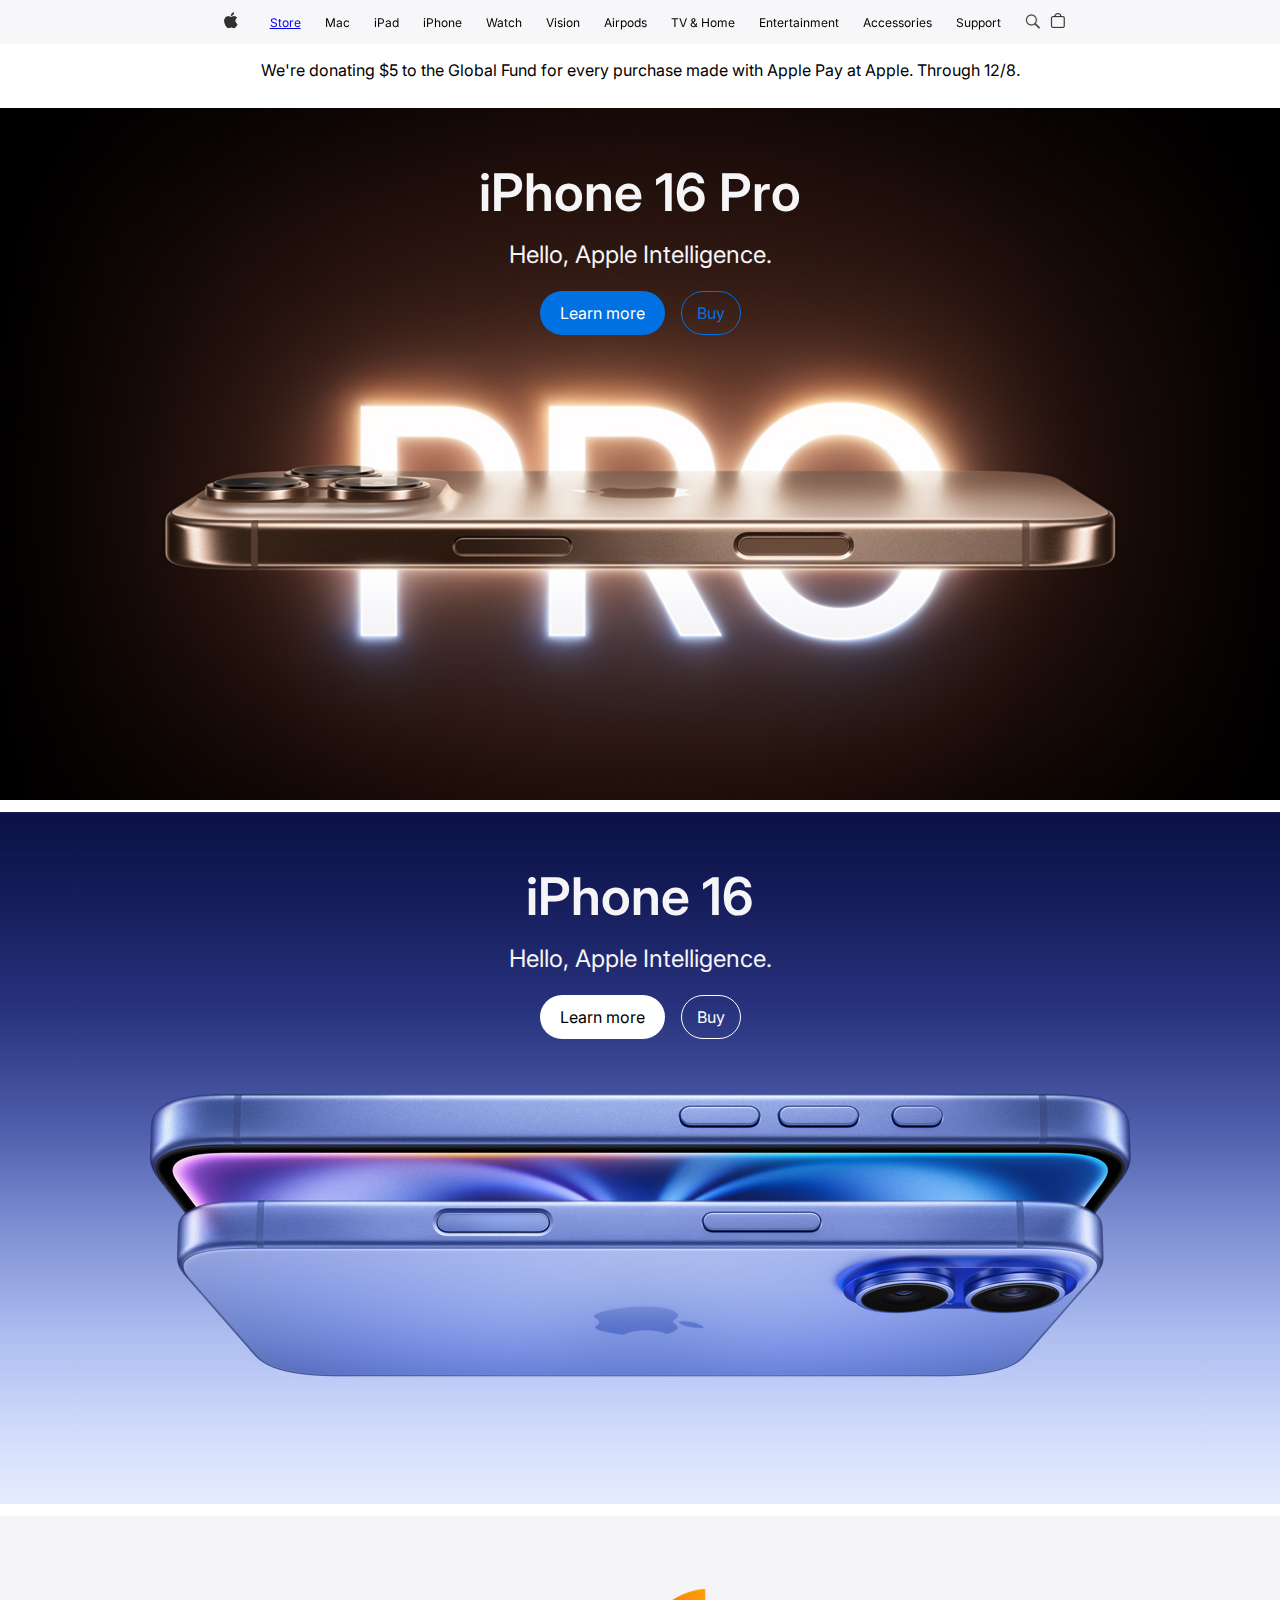
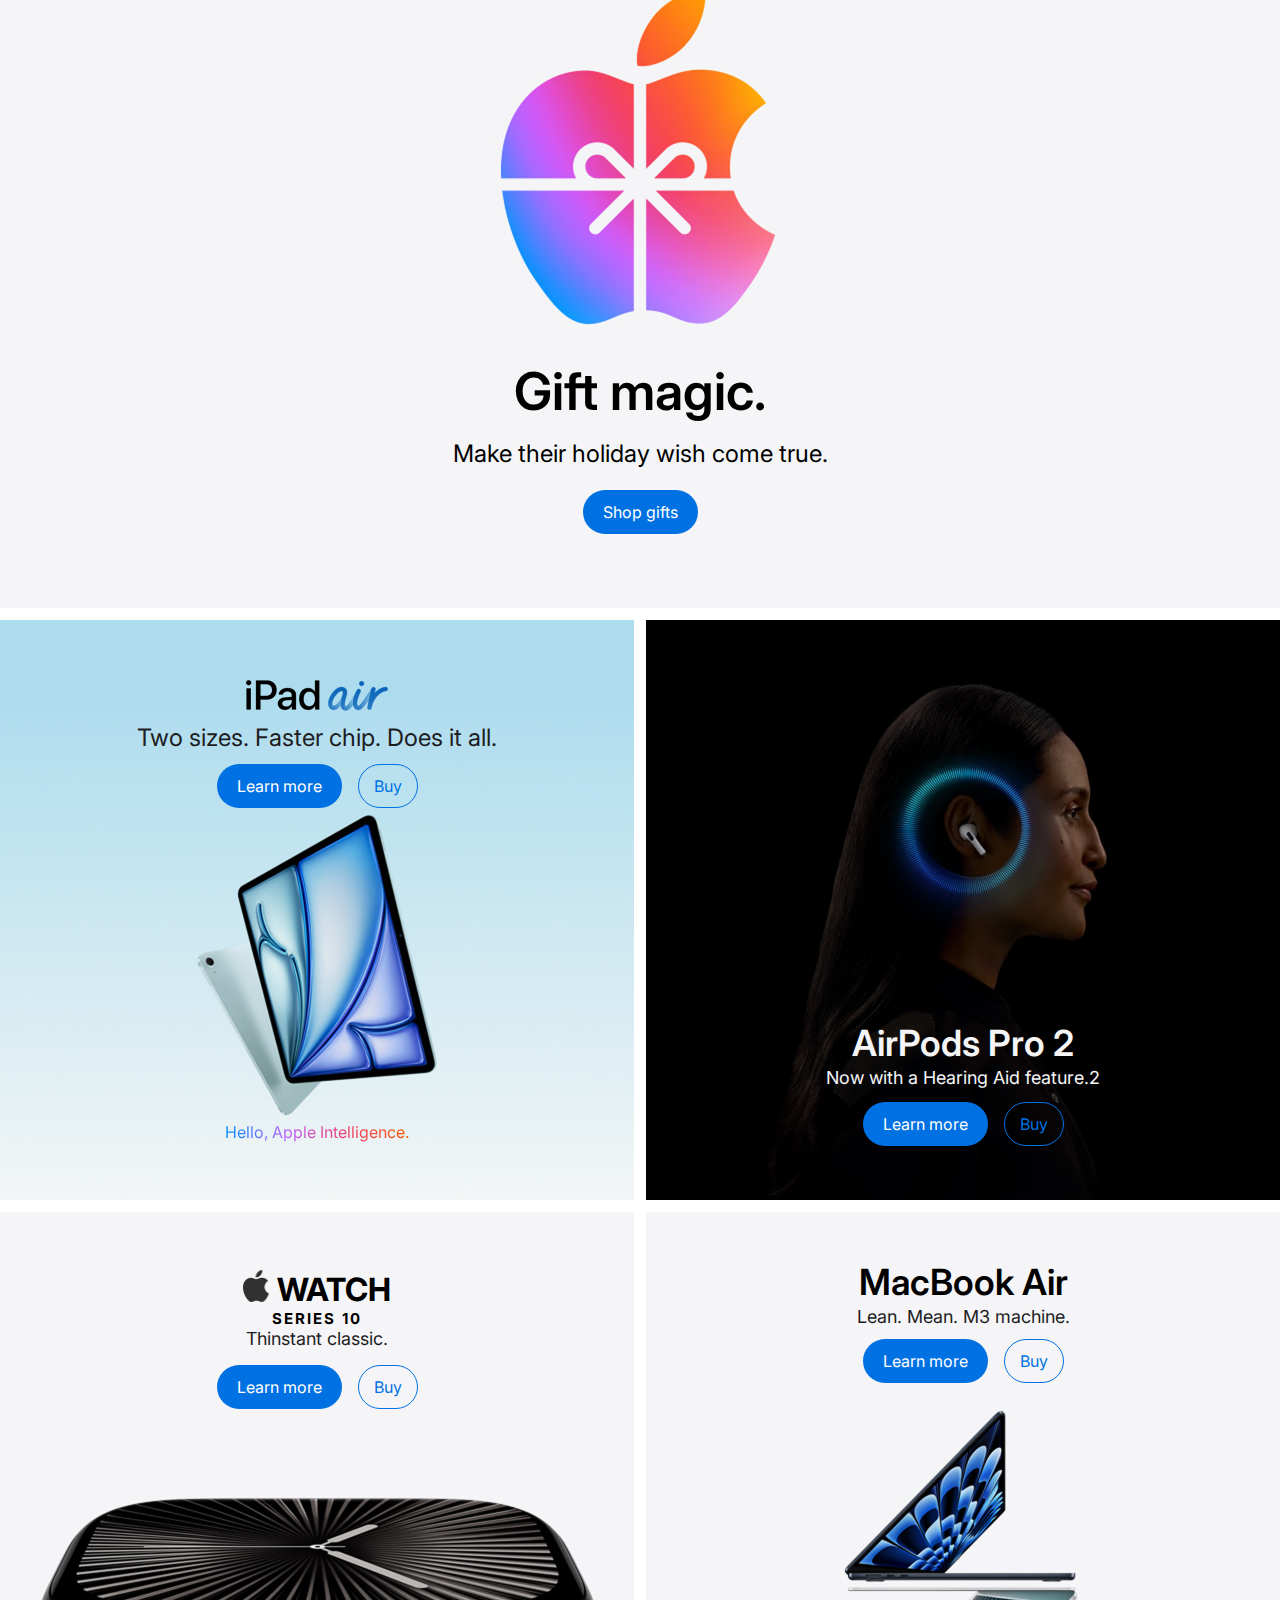
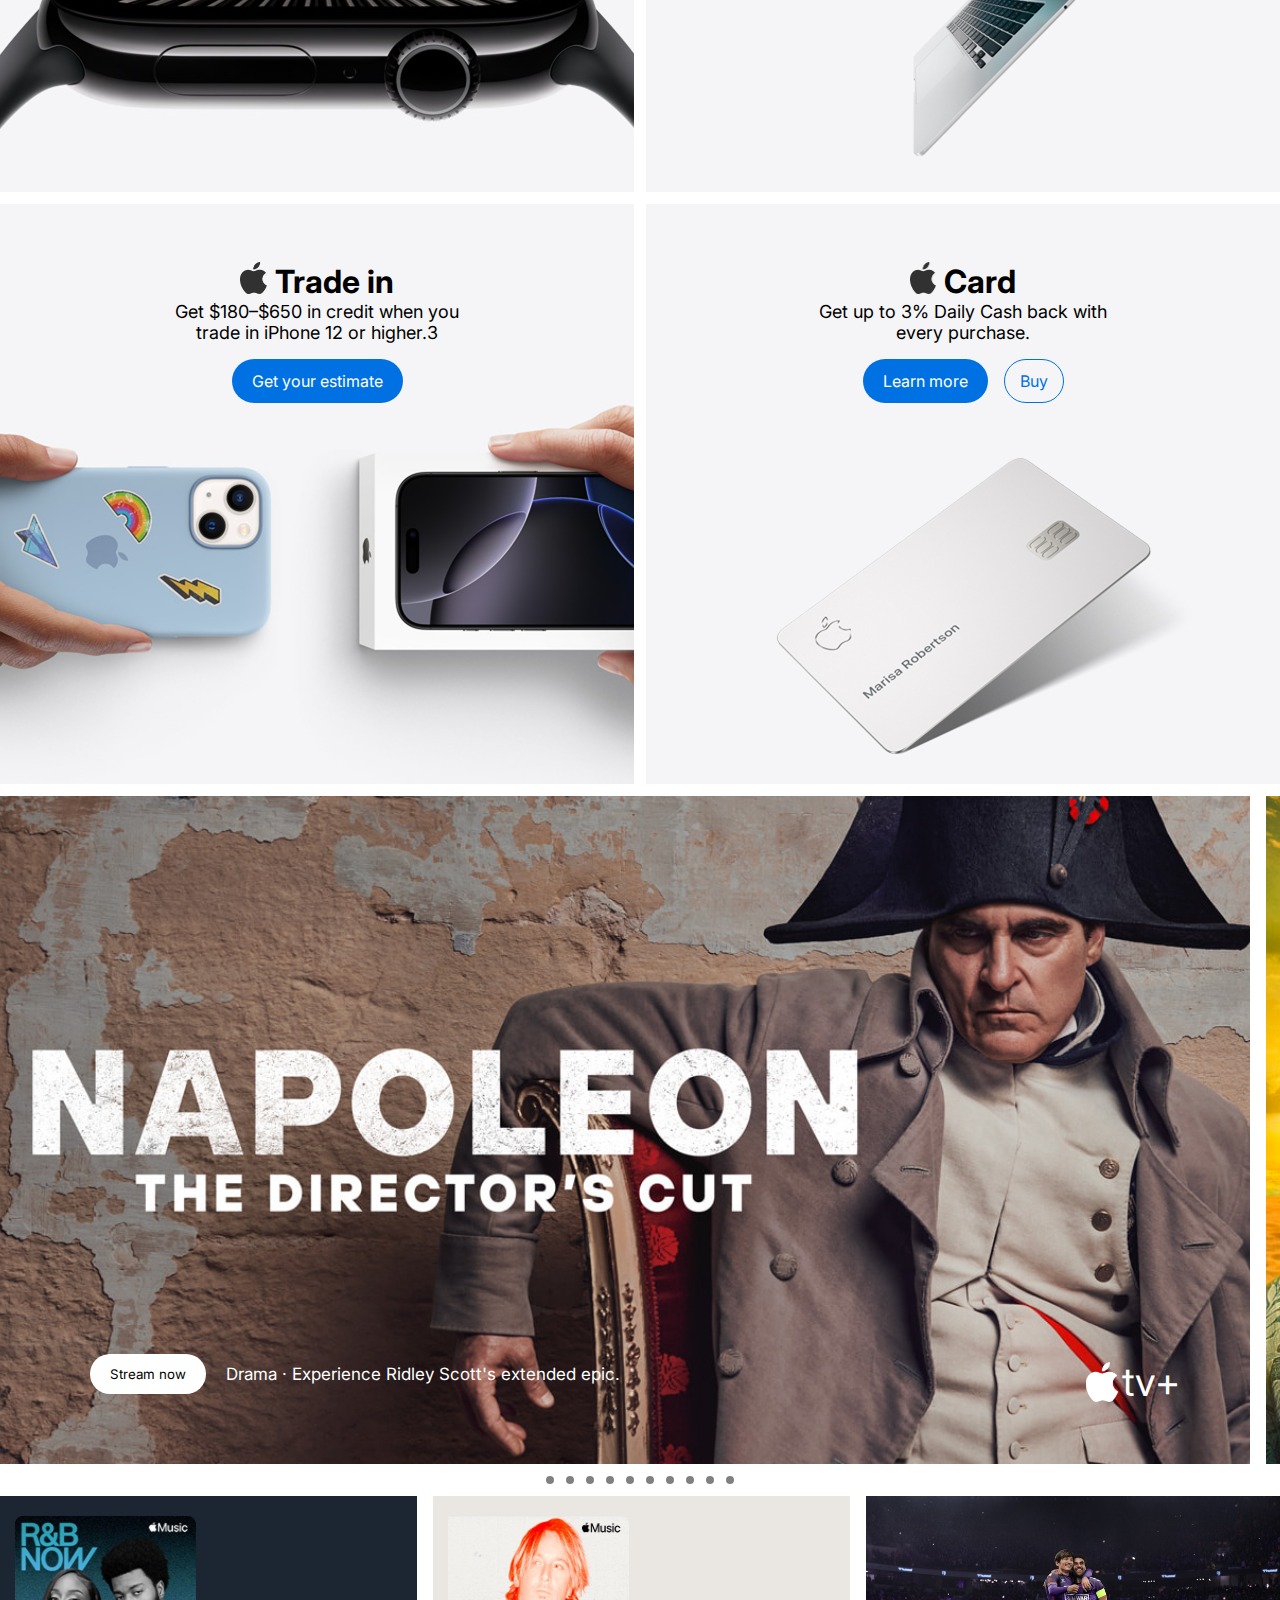
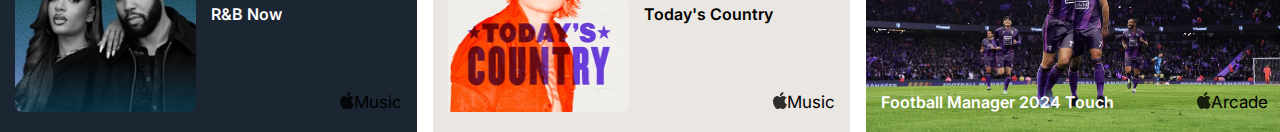
<file: page-1/index.html>
<!DOCTYPE html>
<html lang="en">
  <head>
    <meta charset="UTF-8" />
    <meta name="viewport" content="width=device-width, initial-scale=1.0" />
    <title>Apple</title>
    <link rel="stylesheet" href="./styles.css" />

    <!-- inter font -->
    <link rel="preconnect" href="https://fonts.googleapis.com" />
    <link rel="preconnect" href="https://fonts.gstatic.com" crossorigin />
    <link
      href="https://fonts.googleapis.com/css2?family=Inter:ital,opsz,wght@0,14..32,100..900;1,14..32,100..900&display=swap"
      rel="stylesheet"
    />
    <link rel="" href="" />
  </head>
  <body>
    <main class="main-container gap-12 flex column">
      <!-- start of the navigation-bar -->
      <header class="navigation-bar center gap-24 font-size-12">
        <img
          src="./images/apple_icon.png"
          alt="apple"
          class="icon-size-apple"
        />
        <ul class="navigation-list flex gap-24">
          <a href="/page-2/index.html">
            <li>Store</li>
          </a>
          <li>Mac</li>
          <li>iPad</li>
          <li>iPhone</li>
          <li>Watch</li>
          <li>Vision</li>
          <li>Airpods</li>
          <li>TV & Home</li>
          <li>Entertainment</li>
          <li>Accessories</li>
          <li>Support</li>
        </ul>
        <div class="navi-img">
          <img
            src="./images/search_icon.png"
            alt="search_icon"
            class="icon-size-navigation"
          />
          <img
            src="./images/shop_icon.png"
            alt="shop_icon"
            class="icon-size-navigation"
          />
          <img
            src="./images/settings.png"
            alt=""
            class="settings-icon-size-navigation"
          />
        </div>
      </header>
      <!-- end of the navigation-bar -->

      <!-- start of the navigation - content between text -->
      <div class="between-text center">
        <p class="txt-align">
          We're donating $5 to the Global Fund for every purchase made with
          Apple Pay at Apple. Through 12/8.
        </p>
      </div>
      <!-- end of the navigation - content between text -->

      <!-- start of the content section -->
      <section class="content-container gap-12">
        <!-- start of the 16-pro section -->
        <div
          class="iphone-16-pro background single-background-size flex align-center column txt-color-F5F5F7 gap-20"
        >
          <div class="single-background-text gap-16 align-center flex column">
            <p class="font-size-52 font-weight-600 line-height-60 header-txt">
              iPhone 16 Pro
            </p>
            <p class="line-height-32px font-size-24 main-txt">
              Hello, Apple Intelligence.
            </p>
          </div>
          <div class="gap-16 flex">
            <button class="learn-more">Learn more</button>
            <button class="buy">Buy</button>
          </div>
        </div>
        <!-- end of the 16 pro ssection -->

        <!-- start of the 16 section -->
        <div
          class="iphone-16 background single-background-size flex align-center column txt-color-F5F5F7 gap-20"
        >
          <div class="gap-16 align-center flex column single-background-text">
            <p class="font-size-52 font-weight-600 line-height-60 header-txt">
              iPhone 16
            </p>
            <p class="line-height-32px font-size-24 main-txt">
              Hello, Apple Intelligence.
            </p>
          </div>
          <div class="gap-16 flex">
            <button class="learn-more learn-more-white">Learn more</button>
            <button class="buy buy-white">Buy</button>
          </div>
        </div>
        <!-- end of the 16 section -->

        <!-- start of the gift magic section -->
        <div
          class="gift-magic background single-background-size flex align-center column gap-20 txt-color-black"
        >
          <div class="gap-16 align-center flex column">
            <p class="font-size-52 font-weight-600 line-height-60">
              Gift magic.
            </p>
            <p class="line-height-32px font-size-24">
              Make their holiday wish come true.
            </p>
          </div>
          <div class="gap-16 flex">
            <button class="learn-more">Shop gifts</button>
          </div>
        </div>
        <!-- end of the magic section -->

        <!-- start of the double background section -->

        <!-- start of the ipad-air section -->
        <div class="ipad-air background">
          <div class="ipad-air-content">
            <div class="gap-12 align-center flex column">
              <img
                src="./images/ipad-air-title.png"
                alt="ipad-air-title"
                class="ipad-air-title"
              />
              <p class="line-height-px font-size-24 txt-color-1D1D1F">
                Two sizes. Faster chip. Does it all.
              </p>
              <div class="gap-16 flex">
                <button class="learn-more">Learn more</button>
                <button class="buy">Buy</button>
              </div>
            </div>
            <p class="txt-color-rainbow">Hello, Apple Intelligence.</p>
          </div>
        </div>
        <!-- end of the ipad-air section -->

        <!-- start of the tablet airpods 4  -->
        <div class="tablet-airpods-4 background center">
          <div class="gap-12 align-center flex column">
            <p class="txt-color-F5F5F7 font-weight-700 font-size-30">
              AirPods 4
            </p>
            <p class="line-height-px font-size-18 txt-color-F5F5F7 txt-align">
              Iconic. Now supersonic. Available with Active Noise Cancellation.2
            </p>
            <div class="gap-16 flex">
              <button class="learn-more">Learn more</button>
              <button class="buy">Buy</button>
            </div>
          </div>
        </div>

        <!-- start of the airpods-pro-2 section -->
        <div class="airpods-pro-2 background flex align-center column gap-12">
          <div class="align-center flex column txt-color-F5F5F7">
            <p class="font-size-36 font-weight-600 line-height-44px">
              AirPods Pro 2
            </p>
            <p class="line-height-25px font-size-18">
              Now with a Hearing Aid feature.2
            </p>
          </div>
          <div class="gap-16 flex">
            <button class="learn-more">Learn more</button>
            <button class="buy">Buy</button>
          </div>
        </div>
        <!-- end of the airpods-pro-2 section -->

        <!-- start of the 2nd double bg -->

        <!-- start of the apple watch section -->
        <div class="apple-watch background gap-16 flex align-center column">
          <div class="align-center flex column">
            <div class="gap-8 flex lin">
              <img
                src="./images/apple-icon-big.png"
                alt="apple icon"
                class="apple-icon-big"
              />
              <p class="font-size-32 font-weight-700">WATCH</p>
            </div>
            <p class="font-size-15 font-weight-700 letter-space-2px">
              SERIES 10
            </p>
            <p class="line-height-px font-size-18 txt-color-1D1D1F">
              Thinstant classic.
            </p>
          </div>
          <div class="gap-16 flex">
            <button class="learn-more">Learn more</button>
            <button class="buy">Buy</button>
          </div>
        </div>
        <!-- end of the apple watch section -->

        <!-- start of the macbook air section -->
        <div class="macbook-air background flex align-center column gap-10">
          <div class="single-background-text align-center flex column">
            <p class="font-size-36 font-weight-600 line-height-44px">
              MacBook Air
            </p>
            <p class="line-height-25px font-size-18 txt-color-1D1D1F">
              Lean. Mean. M3 machine.
            </p>
          </div>
          <div class="gap-16 flex">
            <button class="learn-more">Learn more</button>
            <button class="buy">Buy</button>
          </div>
        </div>
        <!-- end of the macbook air section -->
        <!-- start of the tablet small business  -->
        <div class="tablet-small-business background txt-align">
          <div class="gap-12 align-center flex column txt-color-1D1D1F">
            <p class="font-weight-700 font-size-30">Apple for Small Business</p>
            <p class="line-height-20px font-size-18 txt-align">
              Hardware, software, and expert help - all in one place.
            </p>
            <div class="gap-16 flex">
              <button class="learn-more">Learn more</button>
            </div>
          </div>
        </div>
        <!-- start of the carrier -->
        <div class="tablet-carrier-deals background txt-align">
          <div class="gap-12 align-center flex column txt-color-1D1D1F">
            <p class="font-weight-700 font-size-30">Carrier deals at Apple</p>
            <p class="line-height-20px font-size-18 txt-align">
              Get up to $1000 in credit on a new iPhone. Trade-in may be
              required.
            </p>
            <div class="gap-16 flex">
              <button class="learn-more">Learn more</button>
            </div>
          </div>
        </div>
        <!-- start of the trade in section -->
        <div class="trade-in background gap-16 flex align-center column">
          <div class="align-center flex column">
            <div class="gap-8 flex lin">
              <img
                src="./images/apple-icon-big.png"
                alt="apple icon"
                class="apple-icon-big"
              />
              <p class="font-size-32 font-weight-700">Trade in</p>
            </div>
            <p class="txt-align width-322 font-size-18">
              Get $180–$650 in credit when you trade in iPhone 12 or higher.3
            </p>
          </div>

          <button class="learn-more">Get your estimate</button>
        </div>
        <!-- end of the trade in section -->

        <!-- start of the card section -->
        <div class="card background gap-16 flex align-center column">
          <div class="align-center flex column">
            <div class="gap-8 flex lin">
              <img
                src="./images/apple-icon-big.png"
                alt="apple icon"
                class="apple-icon-big"
              />
              <p class="font-size-32 font-weight-700">Card</p>
            </div>
            <p class="txt-align width-322 font-size-18">
              Get up to 3% Daily Cash back with every purchase.
            </p>
          </div>

          <div class="gap-16 flex">
            <button class="learn-more">Learn more</button>
            <button class="buy">Buy</button>
          </div>
        </div>
        <!-- end of the card section -->

        <!-- end of the background container -->
      </section>

      <!-- start of the scroll section -->
      <div class="scroll-container flex font-size-17 gap-16">
        <!-- napoleon-scroll -->
        <div
          class="napoleon-scroll background scroll-size relative flex-shirnk-0"
        >
          <div class="scroll-content flex center gap-20 txt">
            <button class="stream-now">Stream now</button>
            <p class="txt-color-white">
              Drama · Experience Ridley Scott's extended epic.
            </p>
          </div>
          <div class="scroll-apple-tv flex align-center txt-color-white">
            <img
              src="./images/apple-white.png"
              alt="apple-icon"
              class="apple-icon-scroll"
            />
            <p class="font-size-40">tv+</p>
          </div>
        </div>

        <!-- bad monkey scroll -->
        <div
          class="bad-monkey-scroll background scroll-size relative flex-shirnk-0"
        >
          <div class="scroll-content flex center gap-20 txt">
            <button class="stream-now">Stream now</button>
            <p class="txt-color-white">Comedy · The shady side of paradise.</p>
          </div>
          <div class="scroll-apple-tv flex align-center txt-color-white">
            <img
              src="./images/apple-white.png"
              alt="apple-icon"
              class="apple-icon-scroll"
            />
            <p class="font-size-40">tv+</p>
          </div>
        </div>

        <!-- the instigators scroll -->
        <div
          class="the-instigators-scroll background scroll-size relative flex-shirnk-0"
        >
          <div class="scroll-content flex center gap-20 txt">
            <button class="stream-now">Stream now</button>
            <p class="txt-color-white">Action · Worst. Heist. Ever.</p>
          </div>
          <div class="scroll-apple-tv flex align-center txt-color-white">
            <img
              src="./images/apple-white.png"
              alt="apple-icon"
              class="apple-icon-scroll"
            />
            <p class="font-size-40">tv+</p>
          </div>
        </div>

        <!-- k-pop idols scroll -->
        <div
          class="k-pop-idols-scroll background scroll-size relative flex-shirnk-0"
        >
          <div class="scroll-content flex center gap-20 txt">
            <button class="stream-now">Stream now</button>
            <p class="txt-color-white">
              Documentary · All that glitters isn't gold.
            </p>
          </div>
        </div>

        <!-- mls-season-pass scroll -->
        <div
          class="mls-season-pass-scroll background scroll-size relative flex-shirnk-0"
        >
          <div class="scroll-content flex center gap-20 txt">
            <button class="stream-now">Stream now</button>
            <p class="txt-color-white">
              Stream now Watch Messi, every club, and every match--live.
            </p>
          </div>
          <div class="scroll-apple-tv flex align-center txt-color-white">
            <img
              src="./images/apple-white.png"
              alt="apple-icon"
              class="apple-icon-scroll"
            />
            <p class="font-size-40">tv+</p>
          </div>
        </div>

        <!-- presumed innocent scroll -->
        <div
          class="presumed-innocent-scroll background scroll-size relative flex-shirnk-0"
        >
          <div class="scroll-content flex center gap-20 txt">
            <button class="stream-now">Stream now</button>
            <p class="txt-color-white">Crime · Presume nothing.</p>
          </div>
          <div class="scroll-apple-tv flex align-center txt-color-white">
            <img
              src="./images/apple-white.png"
              alt="apple-icon"
              class="apple-icon-scroll"
            />
            <p class="font-size-40">tv+</p>
          </div>
        </div>

        <!-- pachinko scroll -->
        <div class="silo-scroll background scroll-size relative flex-shirnk-0">
          <div class="scroll-content flex center gap-20 txt">
            <button class="stream-now">Stream now</button>
            <p class="txt-color-white">Drama · New season.</p>
          </div>
          <div class="scroll-apple-tv flex align-center txt-color-white">
            <img
              src="./images/apple-white.png"
              alt="apple-icon"
              class="apple-icon-scroll"
            />
            <p class="font-size-40">tv+</p>
          </div>
        </div>

        <!-- baseball scroll -->
        <div
          class="baseball-scroll background scroll-size relative flex-shirnk-0"
        >
          <div class="scroll-content flex center gap-20 txt">
            <button class="stream-now">See the schedule</button>
            <p class="txt-color-white">Live MLB games, every Friday.</p>
          </div>
          <div class="scroll-apple-tv flex align-center txt-color-white">
            <img
              src="./images/apple-white.png"
              alt="apple-icon"
              class="apple-icon-scroll"
            />
            <p class="font-size-40">tv+</p>
          </div>
        </div>

        <!-- lady in the lake scroll -->
        <div
          class="lady-in-the-lake-scroll background scroll-size relative flex-shirnk-0"
        >
          <div class="scroll-content flex center gap-20 txt">
            <button class="stream-now">Stream now</button>
            <p class="txt-color-white">
              Thriller · Natalie Portman and Moses Ingram star in a visionary
              noir thriller.
            </p>
          </div>
          <div class="scroll-apple-tv flex align-center txt-color-white">
            <img
              src="./images/apple-white.png"
              alt="apple-icon"
              class="apple-icon-scroll"
            />
            <p class="font-size-40">tv+</p>
          </div>
        </div>

        <!-- the morning show scroll -->
        <div
          class="the-morning-show-scroll background scroll-size relative flex-shirnk-0"
        >
          <div class="scroll-content flex center gap-20 txt">
            <button class="stream-now">Stream now</button>
            <p class="txt-color-white">
              Drama · 16 Emmy® Nominations Including Best Drama
            </p>
          </div>
          <div class="scroll-apple-tv flex align-center txt-color-white">
            <img
              src="./images/apple-white.png"
              alt="apple-icon"
              class="apple-icon-scroll"
            />
            <p class="font-size-40">tv+</p>
          </div>
        </div>
      </div>
      <!-- end of the scroll section -->

      <section class="scroll-container-2 gap-16 flex">
        <div
          class="scroll-phone-1 scroll-2-size background flex-shirnk-0"
        ></div>
        <div
          class="scroll-phone-2 scroll-2-size background flex-shirnk-0"
        ></div>
        <div
          class="scroll-phone-3 scroll-2-size background flex-shirnk-0"
        ></div>
        <div
          class="scroll-phone-4 scroll-2-size background flex-shirnk-0"
        ></div>
        <div
          class="scroll-phone-5 scroll-2-size background flex-shirnk-0"
        ></div>
        <div
          class="scroll-phone-6 scroll-2-size background flex-shirnk-0"
        ></div>
        <div
          class="scroll-phone-7 scroll-2-size background flex-shirnk-0"
        ></div>
        <div
          class="scroll-phone-8 scroll-2-size background flex-shirnk-0"
        ></div>
      </section>
      <!-- start of the tablist -->
      <div class="tablist center gap-12">
        <div class="tab-1 tab"></div>
        <div class="tab-2 tab"></div>
        <div class="tab-3 tab"></div>
        <div class="tab-4 tab"></div>
        <div class="tab-5 tab"></div>
        <div class="tab-6 tab"></div>
        <div class="tab-7 tab"></div>
        <div class="tab-8 tab"></div>
        <div class="tab-9 tab"></div>
        <div class="tab-10 tab"></div>
      </div>
      <!-- end of the tablist -->

      <!-- start of the moving bar section -->
      <section class="width">
        <div class="moving-bar flex gap-16">
          <!-- r&b moving bar -->
          <div
            class="r-and-b moving-bar-size flex align-center gap-15 relative flex-shirnk-0"
          >
            <img
              src="./images/r&b-moving-bar.png"
              alt="r&b"
              class="moving-bar-img-size"
            />
            <p class="txt-color-white font-weight-600">R&B Now</p>
            <div class="moving-bar-apple flex">
              <img
                src="./images/apple-icon-big.png"
                alt="apple"
                class="apple-icon-moving-bar"
              />
              <p class="font-size-17">Music</p>
            </div>
            <div class="moving-bar-size-1 flex center">
              <button class="listen-now">Listen Now</button>
            </div>
          </div>

          <!-- country moving bar -->
          <div
            class="country moving-bar-size flex align-center gap-15 relative flex-shirnk-0"
          >
            <img
              src="./images/today's-country-moving-bar.jpg"
              alt="r&b"
              class="moving-bar-img-size"
            />
            <p class="font-weight-600">Today's Country</p>
            <div class="moving-bar-apple flex">
              <img
                src="./images/apple-icon-big.png"
                alt="apple"
                class="apple-icon-moving-bar"
              />
              <p class="font-size-17">Music</p>
            </div>
            <div class="moving-bar-size-1 flex center">
              <button class="listen-now">Listen Now</button>
            </div>
          </div>

          <!-- football moving bar -->
          <div
            class="football moving-bar-size background align-center gap-15 relative flex-shirnk-0"
          >
            <p class="txt-color-white font-weight-600 moving-bar-txt">
              Football Manager 2024 Touch
            </p>
            <div class="moving-bar-apple flex">
              <img
                src="./images/apple-icon-big.png"
                alt="apple"
                class="apple-icon-moving-bar"
              />
              <p class="font-size-17">Arcade</p>
            </div>
            <div class="moving-bar-size-1 flex center">
              <button class="listen-now">Listen Now</button>
            </div>
          </div>

          <!-- exercise moving bar -->
          <div
            class="exercise-1 moving-bar-size background align-center gap-15 relative flex-shirnk-0"
          >
            <p class="txt-color-white font-weight-600 moving-bar-txt">
              6 Weeks to Restart Your Fitness
            </p>
            <div class="moving-bar-apple flex">
              <img
                src="./images/apple-icon-big.png"
                alt="apple"
                class="apple-icon-moving-bar"
              />
              <p class="font-size-17">Fitness+</p>
            </div>
            <div class="moving-bar-size-1 flex center">
              <button class="listen-now">Listen Now</button>
            </div>
          </div>

          <!-- tatum moving bar -->
          <div
            class="tatum moving-bar-size background align-center gap-15 relative flex-shirnk-0"
          >
            <p class="txt-color-white font-weight-600 moving-bar-txt">
              NBA 2K25 Arcade Edition
            </p>
            <div class="moving-bar-apple flex">
              <img
                src="./images/apple-icon-big.png"
                alt="apple"
                class="apple-icon-moving-bar"
              />
              <p class="font-size-17">Arcade</p>
            </div>
            <div class="moving-bar-size-1 flex center">
              <button class="listen-now">Listen Now</button>
            </div>
          </div>

          <!-- exercise-2 moving bar -->
          <div
            class="exercise-2 moving-bar-size background align-center gap-15 relative flex-shirnk-0"
          >
            <p class="txt-color-white font-weight-600 moving-bar-txt">
              Strength with Kyle
            </p>
            <div class="moving-bar-apple flex">
              <img
                src="./images/apple-icon-big.png"
                alt="apple"
                class="apple-icon-moving-bar"
              />
              <p class="font-size-17">Fitness+</p>
            </div>
            <div class="moving-bar-size-1 flex center">
              <button class="listen-now">Listen Now</button>
            </div>
          </div>

          <!-- treadmill moving bar -->
          <div
            class="treadmill moving-bar-size background align-center gap-15 relative flex-shirnk-0"
          >
            <p class="txt-color-white font-weight-600 moving-bar-txt">
              Run your first 5k
            </p>
            <div class="moving-bar-apple flex">
              <img
                src="./images/apple-icon-big.png"
                alt="apple"
                class="apple-icon-moving-bar"
              />
              <p class="font-size-17">Fitness+</p>
            </div>
            <div class="moving-bar-size-1 flex center">
              <button class="listen-now">Listen Now</button>
            </div>
          </div>

          <!-- indie moving bar -->
          <div
            class="indie moving-bar-size flex align-center gap-15 relative flex-shirnk-0"
          >
            <img
              src="./images/indie-moving-bar.jpg"
              alt="r&b"
              class="moving-bar-img-size"
            />
            <p class="font-weight-600 txt-color-F5F5F7">Today's Indie Rocks</p>
            <div class="moving-bar-apple flex">
              <img
                src="./images/apple-icon-big.png"
                alt="apple"
                class="apple-icon-moving-bar"
              />
              <p class="font-size-17">Music</p>
            </div>
            <div class="moving-bar-size-1 flex center">
              <button class="listen-now">Listen Now</button>
            </div>
          </div>

          <!-- hello kitty moving bar -->
          <div
            class="hello-kitty moving-bar-size background align-center gap-15 relative flex-shirnk-0"
          >
            <p class="txt-color-white font-weight-600 moving-bar-txt">
              Hello Kitty Island Adventure
            </p>
            <div class="moving-bar-apple flex">
              <img
                src="./images/apple-icon-big.png"
                alt="apple"
                class="apple-icon-moving-bar"
              />
              <p class="font-size-17">Arcade</p>
            </div>
            <div class="moving-bar-size-1 flex center">
              <button class="listen-now">Listen Now</button>
            </div>
          </div>

          <!-- alpha moving bar -->
          <div
            class="alpha moving-bar-size flex align-center gap-15 relative flex-shirnk-0"
          >
            <img
              src="./images/alpha-moving-bar.jpg"
              alt="r&b"
              class="moving-bar-img-size"
            />
            <p class="font-weight-600 txt-color-F5F5F7">Alpha Sound</p>
            <div class="moving-bar-apple flex">
              <img
                src="./images/apple-icon-big.png"
                alt="apple"
                class="apple-icon-moving-bar"
              />
              <p class="font-size-17">Music</p>
            </div>
            <div class="moving-bar-size-1 flex center">
              <button class="listen-now">Listen Now</button>
            </div>
          </div>
        </div>
      </section>
    </main>
  </body>
</html>
</file>
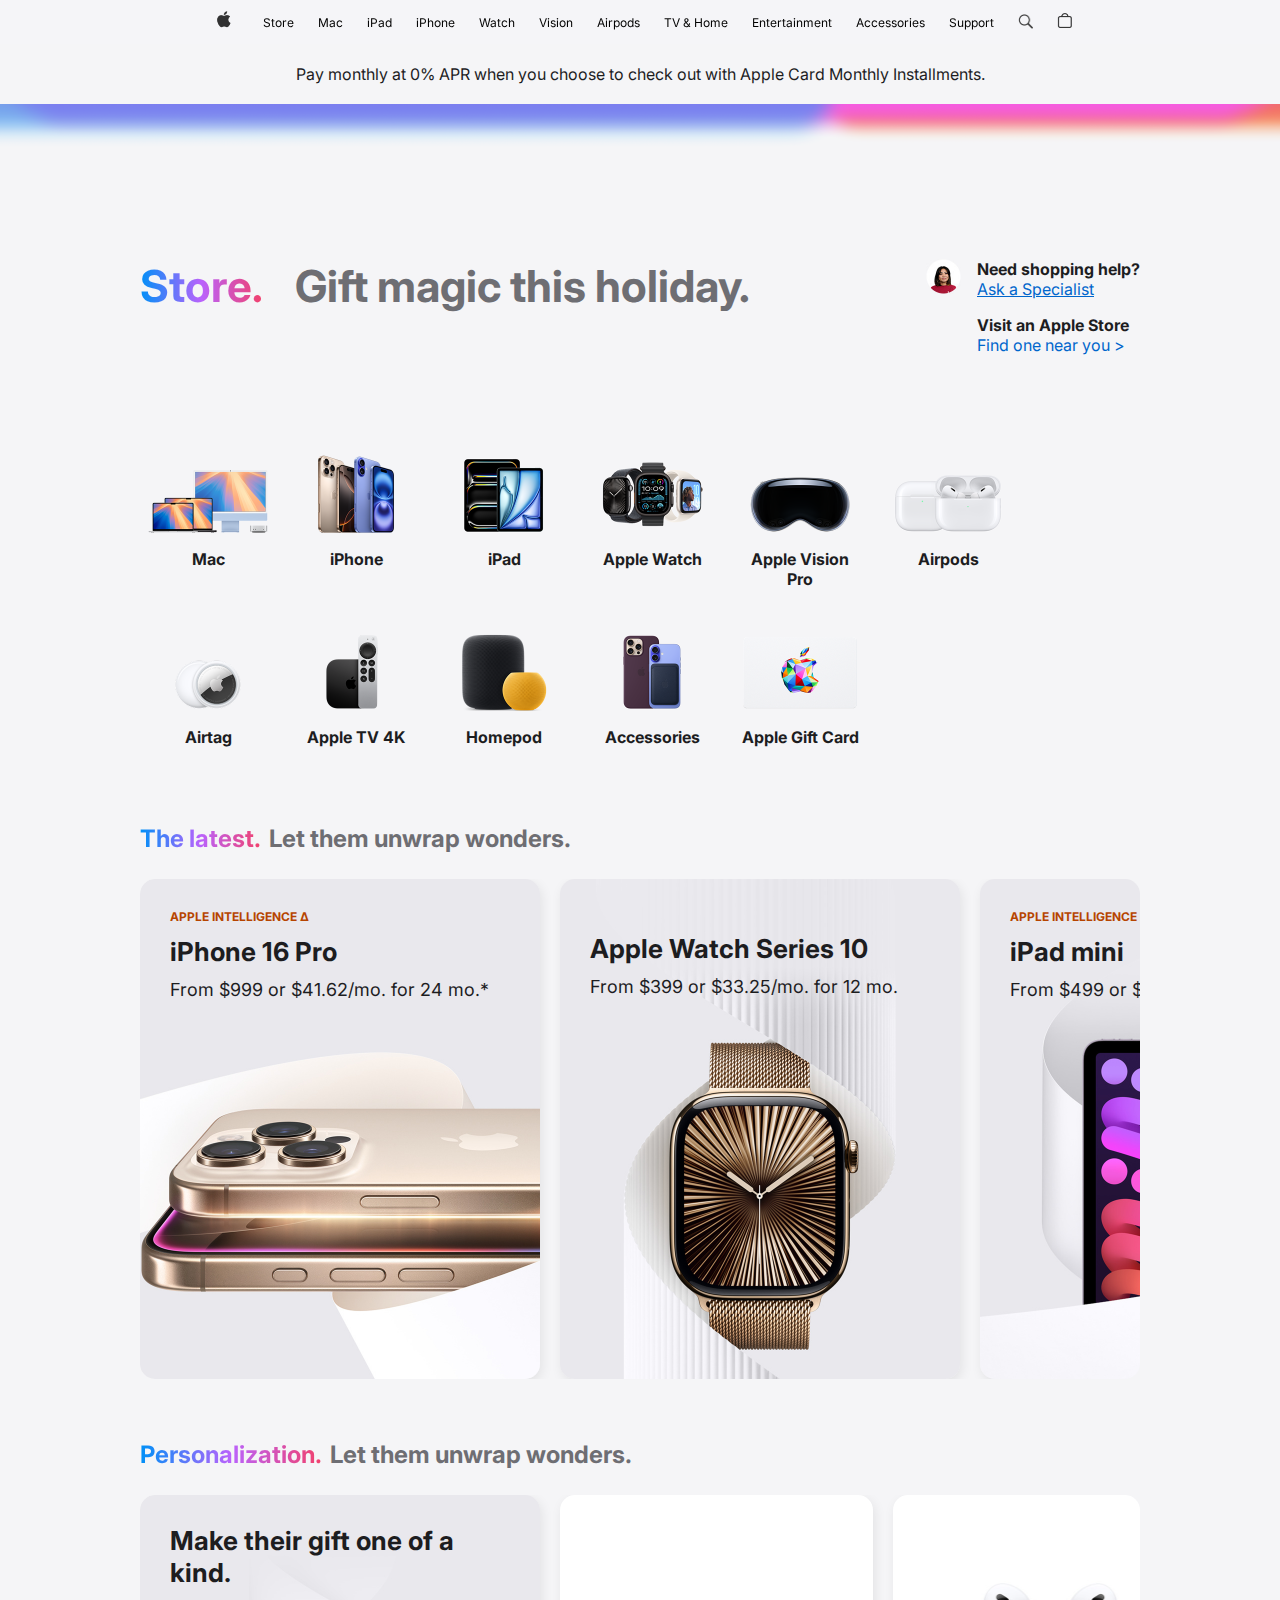
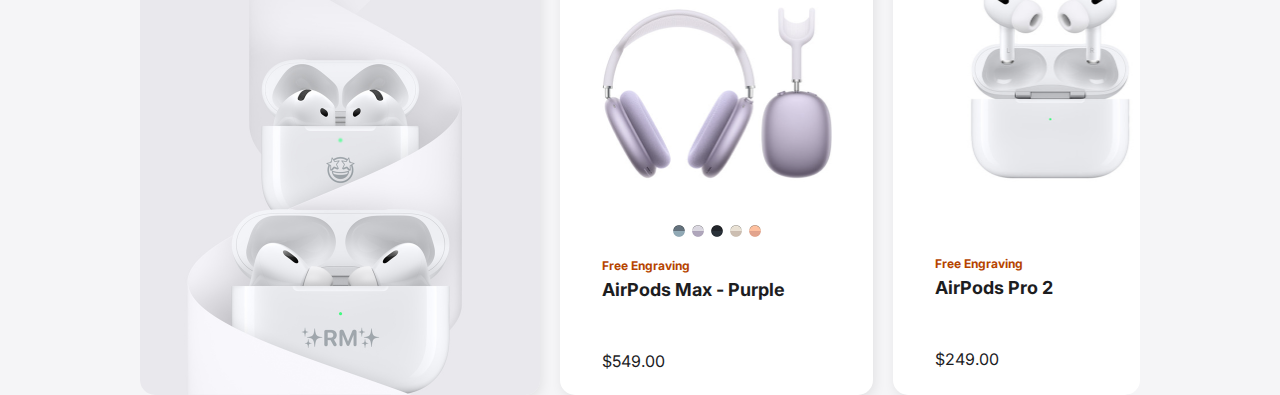
<file: page-2/index.html>
<!DOCTYPE html>
<html lang="en">
  <head>
    <meta charset="UTF-8" />
    <meta name="viewport" content="width=device-width, initial-scale=1.0" />
    <title>Apple Store</title>

    <!-- inter font -->
    <link rel="preconnect" href="https://fonts.googleapis.com" />
    <link rel="preconnect" href="https://fonts.gstatic.com" crossorigin />
    <link
      href="https://fonts.googleapis.com/css2?family=Inter:ital,opsz,wght@0,14..32,100..900;1,14..32,100..900&display=swap"
      rel="stylesheet"
    />
  </head>
  <link rel="stylesheet" href="./styles.css" />
  <body>
    <main>
      <!-- start of the navigation-bar -->
      <header class="navigation-bar center gap-24 font-size-12">
        <a href="/page-1/index.html">
          <img
            src="./images/apple_icon.png"
            alt="apple"
            class="icon-size-apple"
          />
        </a>
        <ul class="navigation-list flex gap-24">
          <li>Store</li>
          <li>Mac</li>
          <li>iPad</li>
          <li>iPhone</li>
          <li>Watch</li>
          <li>Vision</li>
          <li>Airpods</li>
          <li>TV & Home</li>
          <li>Entertainment</li>
          <li>Accessories</li>
          <li>Support</li>
        </ul>
        <img
          src="./images/search_icon.png"
          alt="search_icon"
          class="icon-size-navigation"
        />
        <img
          src="./images/shop_icon.png"
          alt="shop_icon"
          class="icon-size-navigation"
        />
      </header>
      <!-- end of the navigation-bar -->

      <!-- start of the navigation - content between text -->
      <div class="between-text center txt-color-1D1D1F">
        <p>
          Pay monthly at 0% APR when you choose to check out with Apple Card
          Monthly Installments.
        </p>
      </div>
      <!-- end of the navigation - content between text -->

      <div class="mid-background background"></div>
      <div class="flex column gap-60">
        <!-- start of the herosection -->
        <section class="herosection padding-140">
          <div class="hero-txt flex">
            <div class="flex font-size-44 gap-32 font-weight-700">
              <p class="txt-color-rainbow">Store.</p>
              <p class="txt-color-6E6E73">Gift magic this holiday.</p>
            </div>
            <div class="shopping-help flex gap-16">
              <img
                src="./images/shopping-help-icon.png"
                alt=""
                class="shopping-help--icon-size"
              />
              <div class="flex column gap-16 txt-color-1D1D1F">
                <div>
                  <p class="font-weight-700">Need shopping help?</p>
                  <a href="" class="txt-color-06C">Ask a Specialist</a>
                </div>
                <div>
                  <p class="font-weight-700">Visit an Apple Store</p>
                  <a href="" class="txt-color-06C no-underline"
                    >Find one near you ></a
                  >
                </div>
              </div>
            </div>
          </div>

          <!-- start of the store card navigation container -->
          <div class="store-card-container flex gap-12 wrap txt-color-1D1D1F">
            <!-- store card mac -->
            <div
              class="flex column gap-16 align-center store-card-navigation-size"
            >
              <img
                src="./images/store-card-mac.png"
                alt="mac"
                class="store-card-navigation-img-size"
              />
              <p class="font-weight-700 line-height-20px">Mac</p>
            </div>
            <!-- store card iphone -->
            <div
              class="flex column gap-16 align-center store-card-navigation-size"
            >
              <img
                src="./images/store-card-iphone.png"
                alt="mac"
                class="store-card-navigation-img-size"
              />
              <p class="font-weight-700 line-height-20px">iPhone</p>
            </div>
            <!-- store card ipad -->
            <div
              class="flex column gap-16 align-center store-card-navigation-size"
            >
              <img
                src="./images/store-card-ipad.png"
                alt="mac"
                class="store-card-navigation-img-size"
              />
              <p class="font-weight-700 line-height-20px">iPad</p>
            </div>
            <!-- store card watch -->
            <div
              class="flex column gap-16 align-center store-card-navigation-size"
            >
              <img
                src="./images/store-card-watch.png"
                alt="mac"
                class="store-card-navigation-img-size"
              />
              <p class="font-weight-700 line-height-20px">Apple Watch</p>
            </div>
            <!-- store card vision pro -->
            <div
              class="flex column gap-16 align-center store-card-navigation-size"
            >
              <img
                src="./images/store-card-vision-pro.png"
                alt="mac"
                class="store-card-navigation-img-size"
              />
              <p class="font-weight-700 line-height-20px txt-align">
                Apple Vision Pro
              </p>
            </div>
            <!-- store card airpods -->
            <div
              class="flex column gap-16 align-center store-card-navigation-size"
            >
              <img
                src="./images/store-card-airpods.png"
                alt="mac"
                class="store-card-navigation-img-size"
              />
              <p class="font-weight-700 line-height-20px">Airpods</p>
            </div>
            <!-- store card airtag -->
            <div
              class="flex column gap-16 align-center store-card-navigation-size"
            >
              <img
                src="./images/store-card-airtag.png"
                alt="mac"
                class="store-card-navigation-img-size"
              />
              <p class="font-weight-700 line-height-20px">Airtag</p>
            </div>
            <!-- store card apple tv -->
            <div
              class="flex column gap-16 align-center store-card-navigation-size"
            >
              <img
                src="./images/store-card-apple-tv.png"
                alt="mac"
                class="store-card-navigation-img-size"
              />
              <p class="font-weight-700 line-height-20px">Apple TV 4K</p>
            </div>
            <!-- store card homepod -->
            <div
              class="flex column gap-16 align-center store-card-navigation-size"
            >
              <img
                src="./images/store-card-homepad.png"
                alt="mac"
                class="store-card-navigation-img-size"
              />
              <p class="font-weight-700 line-height-20px">Homepod</p>
            </div>
            <!-- store card accessories -->
            <div
              class="flex column gap-16 align-center store-card-navigation-size"
            >
              <img
                src="./images/store-card-accessories.png"
                alt="mac"
                class="store-card-navigation-img-size"
              />
              <p class="font-weight-700 line-height-20px">Accessories</p>
            </div>
            <!-- store card gift card -->
            <div
              class="flex column gap-16 align-center store-card-navigation-size"
            >
              <img
                src="./images/store-card-apple-gift-card.png"
                alt="mac"
                class="store-card-navigation-img-size"
              />
              <p class="font-weight-700 line-height-20px">Apple Gift Card</p>
            </div>
          </div>
        </section>

        <section class="flex column gap-24 padding-140">
          <div class="flex font-size-24 font-weight-700 line-height-32px gap-8">
            <p class="txt-color-rainbow">The latest.</p>
            <p class="txt-color-6E6E73">Let them unwrap wonders.</p>
          </div>
          <div class="flex gap-20 scroll border-radius-15">
            <!-- store card big iphone -->
            <div
              class="store-card-big-iphone store-card-big-size background border-radius-15 flex column gap-12 flex-shrink-0 relative"
            >
              <p class="font-size-12 font-weight-700 txt-color-B64400">
                APPLE INTELLIGENCE ∆
              </p>
              <p class="txt-color-1D1D1F font-size-26 font-weight-700">
                iPhone 16 Pro
              </p>
              <p class="font-size-18 txt-color-1D1D1F">
                From $999 or $41.62/mo. for 24 mo.*
              </p>
            </div>

            <!-- store card big watch -->
            <div
              class="store-card-big-watch store-card-big-size background border-radius-15 flex column gap-12 flex-shrink-0 relative"
            >
              <p
                class="txt-color-1D1D1F font-size-26 font-weight-700 margin-top-24"
              >
                Apple Watch Series 10
              </p>
              <p class="font-size-18 txt-color-1D1D1F">
                From $399 or $33.25/mo. for 12 mo.
              </p>
            </div>

            <!-- store card big ipad -->
            <div
              class="store-card-big-ipad store-card-big-size background border-radius-15 flex column gap-12 flex-shrink-0 relative"
            >
              <p class="font-size-12 font-weight-700 txt-color-B64400">
                APPLE INTELLIGENCE ∆
              </p>
              <p class="txt-color-1D1D1F font-size-26 font-weight-700">
                iPad mini
              </p>
              <p class="font-size-18 txt-color-1D1D1F">
                From $499 or $41.58/mo. for 12 mo.
              </p>
            </div>

            <!-- store card big macbook -->
            <div
              class="store-card-big-macbook store-card-big-size background border-radius-15 flex column gap-12 flex-shrink-0 relative"
            >
              <p class="font-size-12 font-weight-700 txt-color-B64400">
                APPLE INTELLIGENCE ∆
              </p>
              <p class="txt-color-1D1D1F font-size-26 font-weight-700">
                MacBook Pro
              </p>
              <p class="font-size-18 txt-color-1D1D1F">
                From $1599 or $133.25/mo. for 12 mo.
              </p>
            </div>

            <!-- store card big iphone 16e -->
            <div
              class="store-card-big-iphone16e store-card-big-size background border-radius-15 flex column gap-12 flex-shrink-0 relative"
            >
              <p class="font-size-12 font-weight-700 txt-color-B64400">NEW</p>
              <p class="txt-color-1D1D1F font-size-26 font-weight-700">
                iPhone 16e
              </p>
              <p class="font-size-18 txt-color-1D1D1F">
                From $599 or $24.95/mo.per month for 24 mo.*
              </p>
            </div>

            <!-- store card big vision pro -->
            <div
              class="store-card-big-vision store-card-big-size background border-radius-15 flex column gap-12 flex-shrink-0 relative"
            >
              <p class="font-size-12 font-weight-700 txt-color-B64400">NEW</p>
              <p class="txt-color-1D1D1F font-size-26 font-weight-700">
                Apple Vision Pro
              </p>
              <p class="font-size-18 txt-color-1D1D1F">
                From $3499 or $291.58/mo.per month for 12 mo.months footnote *
              </p>
            </div>

            <!-- store card big iphone 16  -->
            <div
              class="store-card-big-iphone-16 store-card-big-size background border-radius-15 flex column gap-12 flex-shrink-0 relative"
            >
              <p class="font-size-12 font-weight-700 txt-color-B64400">
                APPLE INTELLIGENCE ∆
              </p>
              <p class="txt-color-F5F5F7 font-size-26 font-weight-700">
                iPhone 16
              </p>
              <p class="font-size-18 txt-color-F5F5F7">
                From $999 or $41.62/mo.per month for 24 mo.monthsFootnote*
              </p>
            </div>
            <!-- store card big apple-watch ultra  -->
            <div
              class="store-card-big-apple-watch-ultra store-card-big-size background border-radius-15 flex column gap-12 flex-shrink-0 relative"
            >
              <p class="font-size-12 font-weight-700 txt-color-B64400">
                NEW FINISH. NEVER QUIT.
              </p>
              <p class="txt-color-F5F5F7 font-size-26 font-weight-700">
                Apple Watch Ultra 2
              </p>
              <p class="font-size-18 txt-color-F5F5F7">
                From $799 or $66.58/mo. per month for 12 mo. months Footnote †
              </p>
            </div>

            <!-- store card big studio  -->
            <div
              class="store-card-big-studio store-card-big-size background border-radius-15 flex column gap-12 flex-shrink-0 relative"
            >
              <p class="font-size-12 font-weight-700 txt-color-B64400">
                APPLE INTELLIGENCE ∆
              </p>
              <p class="txt-color-1D1D1F font-size-26 font-weight-700">
                Mac Studio
              </p>
              <p class="font-size-18 txt-color-1D1D1F">
                From $399 or $33.25/mo.per month for 12 mo.months Footnote †
              </p>
            </div>
          </div>
        </section>

        <section class="flex column gap-24 padding-140">
          <div class="flex font-size-24 font-weight-700 line-height-32px gap-8">
            <p class="txt-color-rainbow">Personalization.</p>
            <p class="txt-color-6E6E73">Let them unwrap wonders.</p>
          </div>
          <div class="flex gap-20 scroll border-radius-15">
            <!-- store card list intro  -->
            <div
              class="store-card-list-intro store-card-big-size background border-radius-15 flex column gap-12 flex-shrink-0 relative"
            >
              <p
                class="font-size-26 font-weight-700 line-height-32px txt-color-1D1D1F intro-txt"
              >
                Make their gift one of a kind.
              </p>
            </div>

            <!-- store card list airpods-max  -->
            <div
              class="store-card-list-size background border-radius-15 flex gap-12 flex-shrink-0 relative justify-center"
            >
              <div>
                <img
                  src="./images/list-airpods-max.png"
                  alt=""
                  class="store-card-list-img-size"
                />
                <div class="flex justify-center gap-7 select-container">
                  <img
                    src="./images/airpods-max-select-blue.png"
                    alt=""
                    class="select-size"
                  />
                  <img
                    src="./images/airpods-max-select-purple.png"
                    alt=""
                    class="select-size"
                  />
                  <img
                    src="./images/airpods-max-select-black.png"
                    alt=""
                    class="select-size"
                  />
                  <img
                    src="./images/airpods-max-select-beage.png"
                    alt=""
                    class="select-size"
                  />
                  <img
                    src="./images/airpods-max-select-orange.png"
                    alt=""
                    class="select-size"
                  />
                </div>
                <div class="flex column gap-32">
                  <div class="flex column gap-6 height-61">
                    <p
                      class="txt-color-B64400 font-size-12 font-weight-700 line-height-16px"
                    >
                      Free Engraving
                    </p>
                    <p
                      class="font-size-18 font-weight-700 line-height-20px txt-color-1D1D1F"
                    >
                      AirPods Max - Purple
                    </p>
                  </div>
                  <p class="txt-color-1D1D1F">$549.00</p>
                </div>
                <p
                  class="font-size-26 font-weight-700 line-height-32px txt-color-1D1D1F intro-txt"
                ></p>
              </div>
            </div>

            <!-- store card list airpods-pro-2  -->
            <div
              class="store-card-list-size background border-radius-15 flex gap-12 flex-shrink-0 relative justify-center"
            >
              <div class="flex column gap-60">
                <img
                  src="./images/list-airpods-pro2.png"
                  alt=""
                  class="store-card-list-img-size"
                />

                <div class="flex column gap-32">
                  <div class="flex column gap-6 height-61">
                    <p
                      class="txt-color-B64400 font-size-12 font-weight-700 line-height-16px"
                    >
                      Free Engraving
                    </p>
                    <p
                      class="font-size-18 font-weight-700 line-height-20px txt-color-1D1D1F"
                    >
                      AirPods Pro 2
                    </p>
                  </div>
                  <p class="txt-color-1D1D1F">$249.00</p>
                </div>
                <p
                  class="font-size-26 font-weight-700 line-height-32px txt-color-1D1D1F intro-txt"
                ></p>
              </div>
            </div>

            <!-- store card list airpods-4  -->
            <div
              class="store-card-list-size background border-radius-15 flex gap-12 flex-shrink-0 relative justify-center"
            >
              <div class="flex column gap-60 align-center width-230">
                <img
                  src="./images/list-airpods-4.png"
                  alt=""
                  class="store-card-list-img-size"
                />

                <div class="flex column gap-32">
                  <div class="flex column gap-6">
                    <p
                      class="txt-color-B64400 font-size-12 font-weight-700 line-height-16px"
                    >
                      Free Engraving
                    </p>
                    <p
                      class="font-size-18 font-weight-700 line-height-20px txt-color-1D1D1F"
                    >
                      AirPods 4 with Active Noise Cancellation
                    </p>
                  </div>
                  <p class="txt-color-1D1D1F">$179.00</p>
                </div>
                <p
                  class="font-size-26 font-weight-700 line-height-32px txt-color-1D1D1F intro-txt"
                ></p>
              </div>
            </div>

            <!-- store card list airpods-pro-2  -->
            <div
              class="store-card-list-size background border-radius-15 flex gap-12 flex-shrink-0 relative justify-center"
            >
              <div class="flex column gap-60">
                <img
                  src="./images/list-apple-pencil.png"
                  alt=""
                  class="store-card-list-img-size"
                />

                <div class="flex column gap-32">
                  <div class="flex column gap-6 height-61">
                    <p
                      class="txt-color-B64400 font-size-12 font-weight-700 line-height-16px"
                    >
                      NEW
                    </p>
                    <p
                      class="font-size-18 font-weight-700 line-height-20px txt-color-1D1D1F"
                    >
                      Apple pencil
                    </p>
                  </div>
                  <p class="txt-color-1D1D1F">$49.00</p>
                </div>
                <p
                  class="font-size-26 font-weight-700 line-height-32px txt-color-1D1D1F intro-txt"
                ></p>
              </div>
            </div>

            <!-- store card list airpods-4-normal  -->
            <div
              class="store-card-list-size background border-radius-15 flex gap-12 flex-shrink-0 relative justify-center"
            >
              <div class="flex column gap-60">
                <img
                  src="./images/list-airpods-4-normal.jpeg"
                  alt=""
                  class="store-card-list-img-size"
                />

                <div class="flex column gap-32">
                  <div class="flex column gap-6 height-61">
                    <p
                      class="txt-color-B64400 font-size-12 font-weight-700 line-height-16px"
                    >
                      Free Engraving
                    </p>
                    <p
                      class="font-size-18 font-weight-700 line-height-20px txt-color-1D1D1F"
                    >
                      Airpods 4
                    </p>
                  </div>
                  <p class="txt-color-1D1D1F">$129.00</p>
                </div>
                <p
                  class="font-size-26 font-weight-700 line-height-32px txt-color-1D1D1F intro-txt"
                ></p>
              </div>
            </div>

            <!-- store card list powerbeats  -->
            <div
              class="store-card-list-size background border-radius-15 flex gap-12 flex-shrink-0 relative justify-center"
            >
              <div class="width-230">
                <img
                  src="./images/list-powerbeats.jpeg"
                  alt=""
                  class="store-card-list-img-size"
                />
                <div class="flex justify-center gap-7 select-container">
                  <img
                    src="./images/airpods-max-select-blue.png"
                    alt=""
                    class="select-size"
                  />

                  <img
                    src="./images/airpods-max-select-black.png"
                    alt=""
                    class="select-size"
                  />
                  <img
                    src="./images/airpods-max-select-beage.png"
                    alt=""
                    class="select-size"
                  />
                  <img
                    src="./images/airpods-max-select-orange.png"
                    alt=""
                    class="select-size"
                  />
                </div>
                <div class="flex column gap-32">
                  <div class="flex column gap-6 height-61">
                    <p
                      class="txt-color-B64400 font-size-12 font-weight-700 line-height-16px"
                    >
                      Free Engraving
                    </p>
                    <p
                      class="font-size-18 font-weight-700 line-height-20px txt-color-1D1D1F"
                    >
                      Powerbeats Pro 2 — High-Performance Earbuds ....
                    </p>
                  </div>
                  <p class="txt-color-1D1D1F">$549.00</p>
                </div>
                <p
                  class="font-size-26 font-weight-700 line-height-32px txt-color-1D1D1F intro-txt"
                ></p>
              </div>
            </div>

            <!-- store card list homepod  -->
            <div
              class="store-card-list-size background border-radius-15 flex gap-12 flex-shrink-0 relative justify-center"
            >
              <div>
                <img
                  src="./images/list-homepod-midnight.jpeg"
                  alt=""
                  class="store-card-list-img-size"
                />
                <div class="flex justify-center gap-7 select-container">
                  <img
                    src="./images/airpods-max-select-black.png"
                    alt=""
                    class="select-size"
                  />
                  <img
                    src="./images/airpods-max-select-beage.png"
                    alt=""
                    class="select-size"
                  />
                </div>
                <div class="flex column gap-32">
                  <div class="flex column gap-6 height-61">
                    <p
                      class="txt-color-B64400 font-size-12 font-weight-700 line-height-16px"
                    >
                      Free Engraving
                    </p>
                    <p
                      class="font-size-18 font-weight-700 line-height-20px txt-color-1D1D1F"
                    >
                      Homepod - Midnight
                    </p>
                  </div>
                  <p class="txt-color-1D1D1F">$299.00</p>
                </div>
                <p
                  class="font-size-26 font-weight-700 line-height-32px txt-color-1D1D1F intro-txt"
                ></p>
              </div>
            </div>

            <!-- store card list powerbeats  -->
            <div
              class="store-card-list-size background border-radius-15 flex gap-12 flex-shrink-0 relative justify-center"
            >
              <div>
                <img
                  src="./images/list-homepod-mini.jpeg"
                  alt=""
                  class="store-card-list-img-size"
                />
                <div class="flex justify-center gap-7 select-container">
                  <img
                    src="./images/airpods-max-select-blue.png"
                    alt=""
                    class="select-size"
                  />

                  <img
                    src="./images/airpods-max-select-black.png"
                    alt=""
                    class="select-size"
                  />
                  <img
                    src="./images/airpods-max-select-beage.png"
                    alt=""
                    class="select-size"
                  />
                  <img
                    src="./images/airpods-max-select-orange.png"
                    alt=""
                    class="select-size"
                  />
                </div>
                <div class="flex column gap-32">
                  <div class="flex column gap-6 height-61">
                    <p
                      class="txt-color-B64400 font-size-12 font-weight-700 line-height-16px"
                    >
                      Free Engraving
                    </p>
                    <p
                      class="font-size-18 font-weight-700 line-height-20px txt-color-1D1D1F"
                    >
                      Homepod mini - Orange
                    </p>
                  </div>
                  <p class="txt-color-1D1D1F">$99.00</p>
                </div>
                <p
                  class="font-size-26 font-weight-700 line-height-32px txt-color-1D1D1F intro-txt"
                ></p>
              </div>
            </div>

            <!-- store card list powerbeats  -->
            <div
              class="store-card-list-size background border-radius-15 flex gap-12 flex-shrink-0 relative justify-center"
            >
              <div class="width-230">
                <img
                  src="./images/list-beatspill.jpeg"
                  alt=""
                  class="store-card-list-img-size"
                />
                <div class="flex justify-center gap-7 select-container">
                  <img
                    src="./images/airpods-max-select-blue.png"
                    alt=""
                    class="select-size"
                  />

                  <img
                    src="./images/airpods-max-select-black.png"
                    alt=""
                    class="select-size"
                  />
                  <img
                    src="./images/airpods-max-select-beage.png"
                    alt=""
                    class="select-size"
                  />
                  <img
                    src="./images/airpods-max-select-orange.png"
                    alt=""
                    class="select-size"
                  />
                </div>
                <div class="flex column gap-32">
                  <div class="flex column gap-6 height-61">
                    <p
                      class="txt-color-B64400 font-size-12 font-weight-700 line-height-16px"
                    >
                      Free Engraving
                    </p>
                    <p
                      class="font-size-18 font-weight-700 line-height-20px txt-color-1D1D1F"
                    >
                      Beats Pill — Wireless Bluetooth® Speaker —....
                    </p>
                  </div>
                  <p class="txt-color-1D1D1F">$149.99</p>
                </div>
                <p
                  class="font-size-26 font-weight-700 line-height-32px txt-color-1D1D1F intro-txt"
                ></p>
              </div>
            </div>
          </div>
        </section>
      </div>
    </main>
  </body>
</html>
</file>
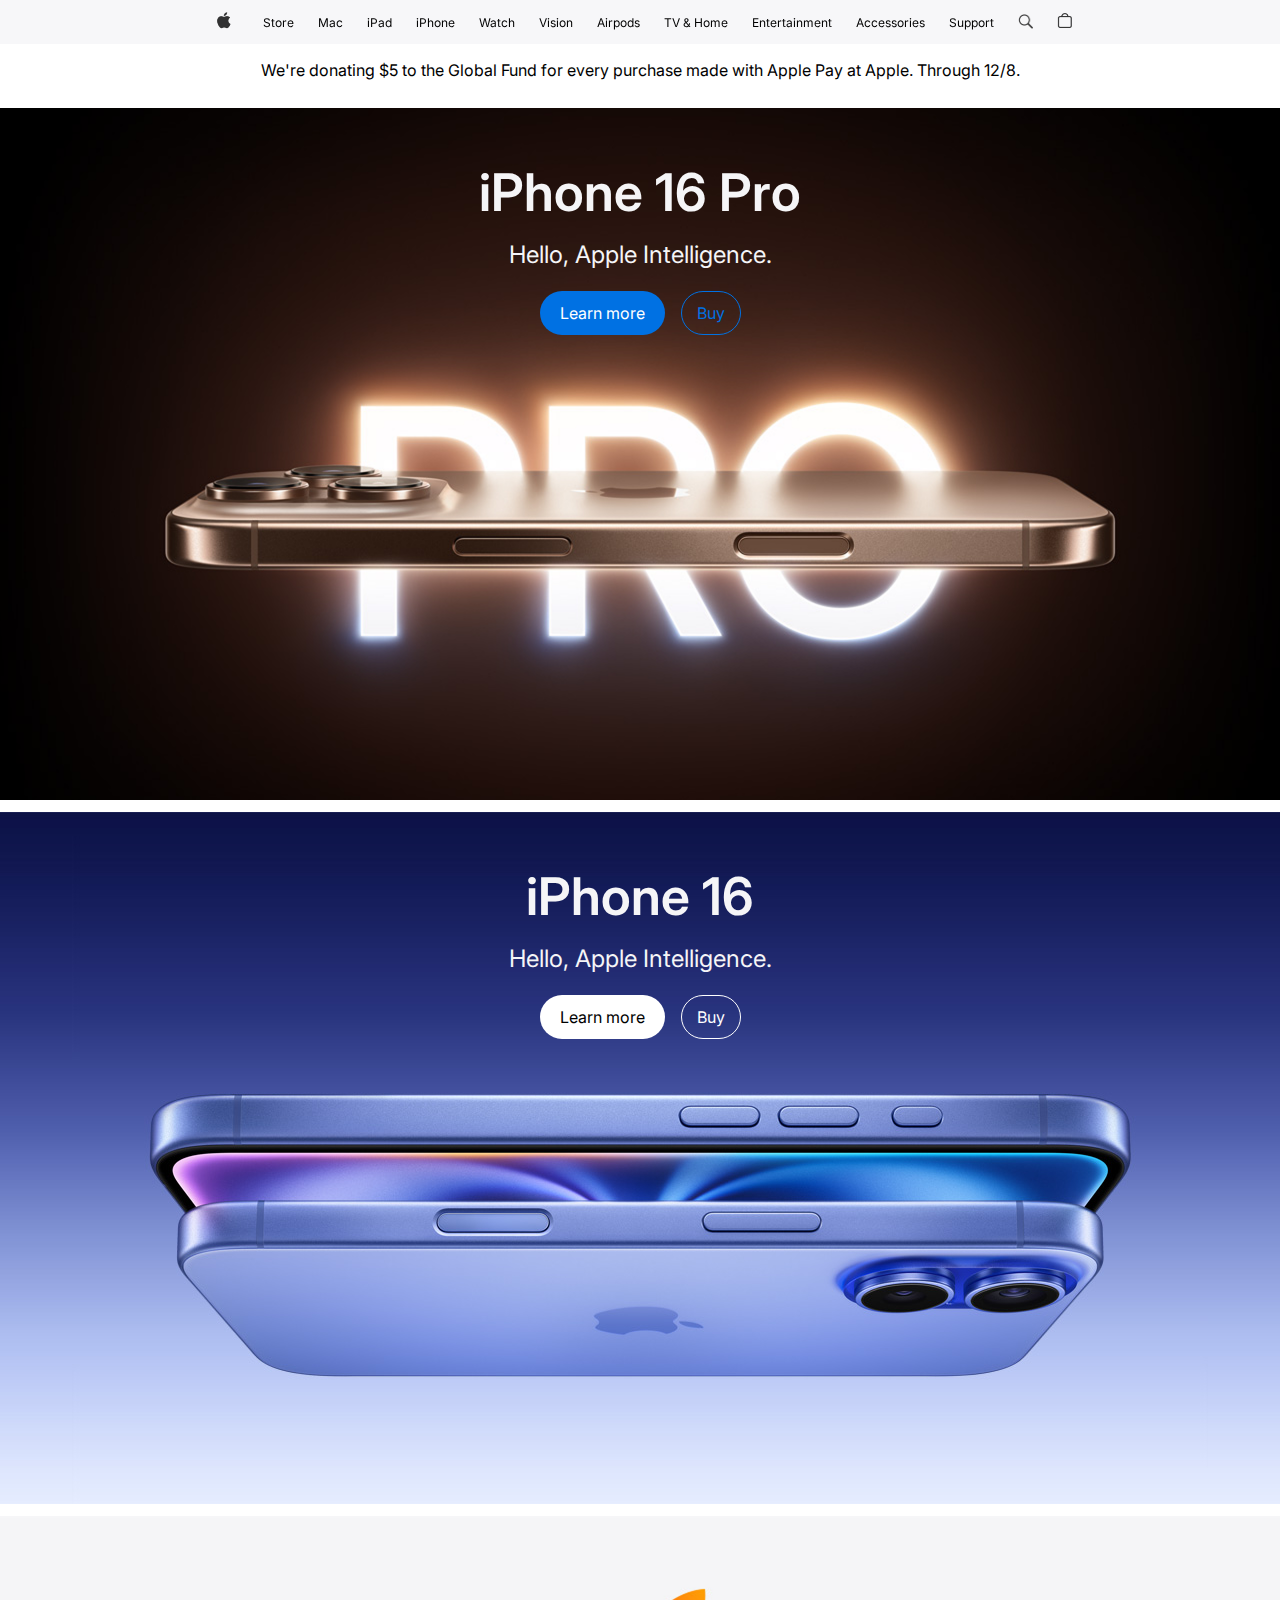
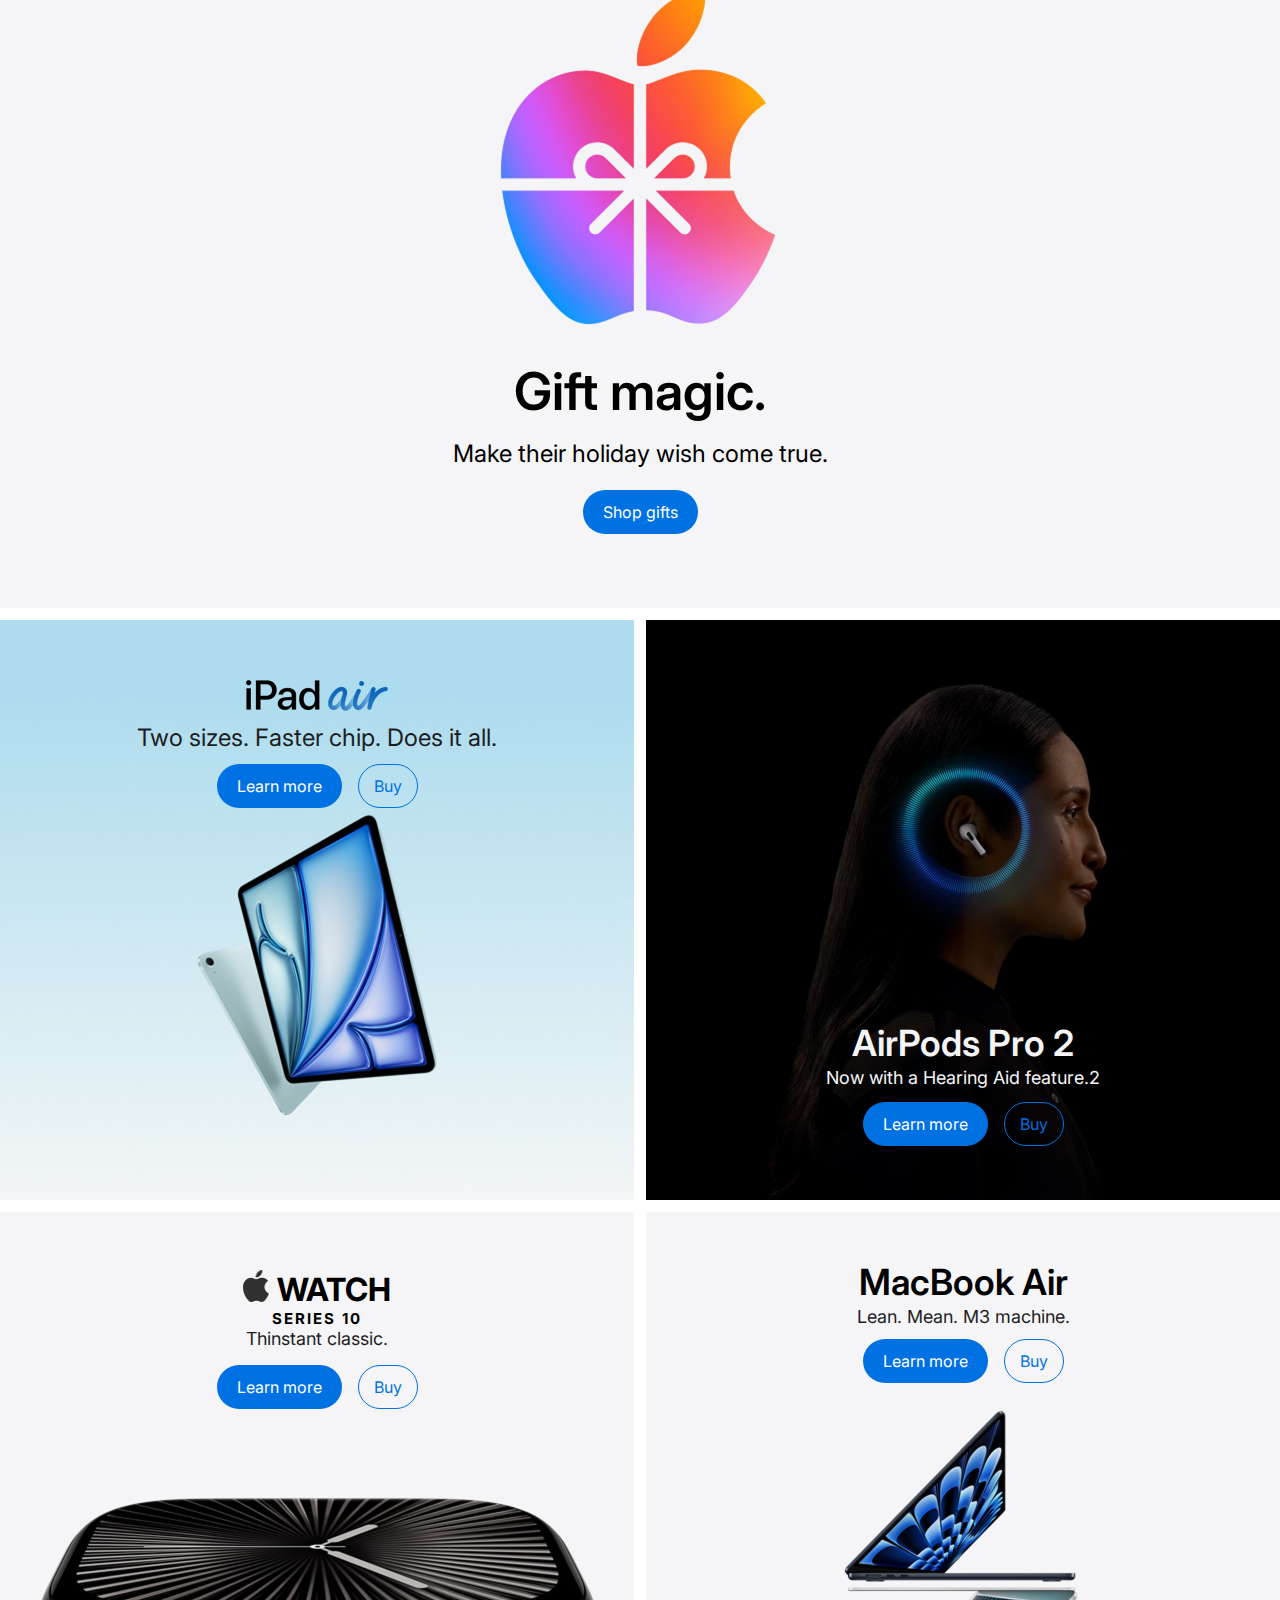
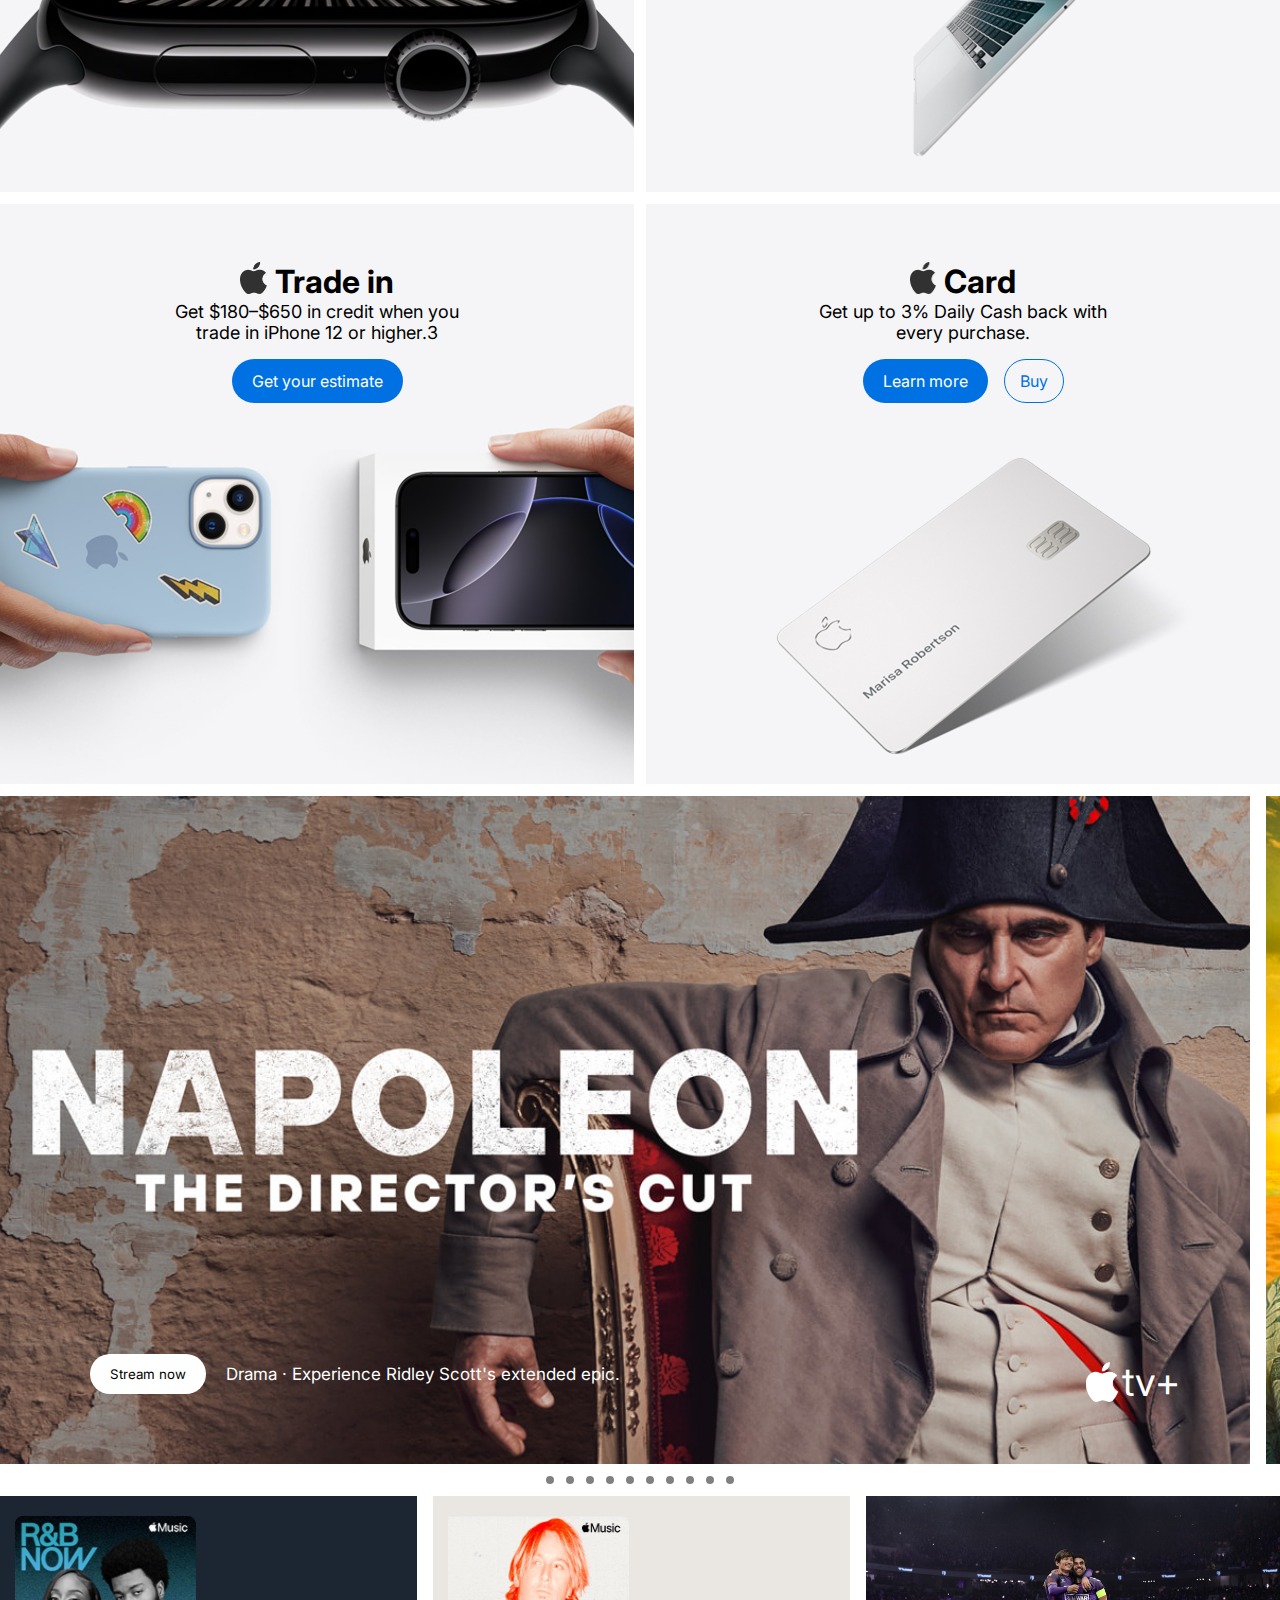
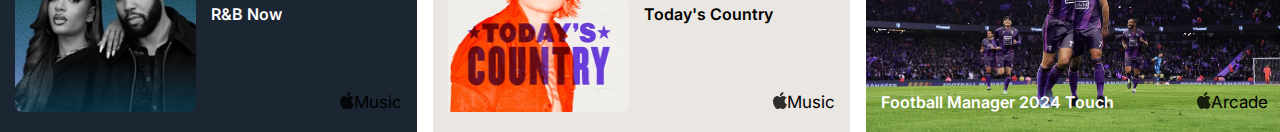
<file: Proj_2/page-1/index.html>
<!DOCTYPE html>
<html lang="en">
  <head>
    <meta charset="UTF-8" />
    <meta name="viewport" content="width=device-width, initial-scale=1.0" />
    <title>Apple</title>
    <link rel="stylesheet" href="./styles.css" />

    <!-- inter font -->
    <link rel="preconnect" href="https://fonts.googleapis.com" />
    <link rel="preconnect" href="https://fonts.gstatic.com" crossorigin />
    <link
      href="https://fonts.googleapis.com/css2?family=Inter:ital,opsz,wght@0,14..32,100..900;1,14..32,100..900&display=swap"
      rel="stylesheet"
    />
  </head>
  <body>
    <main class="main-container gap-12 flex column">
      <!-- start of the navigation-bar -->
      <header class="navigation-bar center gap-24 font-size-12">
        <img
          src="./images/apple_icon.png"
          alt="apple"
          class="icon-size-apple"
        />
        <ul class="navigation-list flex gap-24">
          <li>Store</li>
          <li>Mac</li>
          <li>iPad</li>
          <li>iPhone</li>
          <li>Watch</li>
          <li>Vision</li>
          <li>Airpods</li>
          <li>TV & Home</li>
          <li>Entertainment</li>
          <li>Accessories</li>
          <li>Support</li>
        </ul>
        <img
          src="./images/search_icon.png"
          alt="search_icon"
          class="icon-size-navigation"
        />
        <img
          src="./images/shop_icon.png"
          alt="shop_icon"
          class="icon-size-navigation"
        />
      </header>
      <!-- end of the navigation-bar -->

      <!-- start of the navigation - content between text -->
      <div class="between-text center">
        <p>
          We're donating $5 to the Global Fund for every purchase made with
          Apple Pay at Apple. Through 12/8.
        </p>
      </div>
      <!-- end of the navigation - content between text -->

      <!-- start of the content section -->
      <section class="content-container gap-12 flex column">
        <!-- start of the 16-pro section -->
        <div
          class="iphone-16-pro background single-background-size flex align-center column txt-color-F5F5F7 gap-20"
        >
          <div class="single-background-text gap-16 align-center flex column">
            <p class="font-size-52 font-weight-600 line-height-60">
              iPhone 16 Pro
            </p>
            <p class="line-height-32px font-size-24">
              Hello, Apple Intelligence.
            </p>
          </div>
          <div class="gap-16 flex">
            <button class="learn-more">Learn more</button>
            <button class="buy">Buy</button>
          </div>
        </div>
        <!-- end of the 16 pro ssection -->

        <!-- start of the 16 section -->
        <div
          class="iphone-16 background single-background-size flex align-center column txt-color-F5F5F7 gap-20"
        >
          <div class="gap-16 align-center flex column">
            <p class="font-size-52 font-weight-600 line-height-60">iPhone 16</p>
            <p class="line-height-32px font-size-24">
              Hello, Apple Intelligence.
            </p>
          </div>
          <div class="gap-16 flex">
            <button class="learn-more learn-more-white">Learn more</button>
            <button class="buy buy-white">Buy</button>
          </div>
        </div>
        <!-- end of the 16 section -->

        <!-- start of the gift magic section -->
        <div
          class="gift-magic background single-background-size flex align-center column gap-20 txt-color-black"
        >
          <div class="gap-16 align-center flex column">
            <p class="font-size-52 font-weight-600 line-height-60">
              Gift magic.
            </p>
            <p class="line-height-32px font-size-24">
              Make their holiday wish come true.
            </p>
          </div>
          <div class="gap-16 flex">
            <button class="learn-more">Shop gifts</button>
          </div>
        </div>
        <!-- end of the magic section -->

        <!-- start of the double background section -->
        <div class="double-background flex gap-12 column">
          <div class="gap-12 flex">
            <!-- start of the ipad-air section -->
            <div class="ipad-air double-background-size background">
              <div class="gap-12 align-center flex column">
                <img
                  src="./images/ipad-air-title.png"
                  alt="ipad-air-title"
                  class="ipad-air-title"
                />
                <p class="line-height-px font-size-24 txt-color-1D1D1F">
                  Two sizes. Faster chip. Does it all.
                </p>
                <div class="gap-16 flex">
                  <button class="learn-more">Learn more</button>
                  <button class="buy">Buy</button>
                </div>
              </div>
            </div>
            <!-- end of the ipad-air section -->

            <!-- start of the airpods-pro-2 section -->
            <div
              class="airpods-pro-2 double-background-size background flex align-center column gap-12"
            >
              <div class="align-center flex column txt-color-F5F5F7">
                <p class="font-size-36 font-weight-600 line-height-44px">
                  AirPods Pro 2
                </p>
                <p class="line-height-25px font-size-18">
                  Now with a Hearing Aid feature.2
                </p>
              </div>
              <div class="gap-16 flex">
                <button class="learn-more">Learn more</button>
                <button class="buy">Buy</button>
              </div>
            </div>
            <!-- end of the airpods-pro-2 section -->
          </div>

          <!-- start of the 2nd double bg -->
          <div class="gap-12 flex">
            <!-- start of the apple watch section -->
            <div
              class="apple-watch double-background-size background gap-16 flex align-center column"
            >
              <div class="align-center flex column">
                <div class="gap-8 flex lin">
                  <img
                    src="./images/apple-icon-big.png"
                    alt="apple icon"
                    class="apple-icon-big"
                  />
                  <p class="font-size-32 font-weight-700">WATCH</p>
                </div>
                <p class="font-size-15 font-weight-700 letter-space-2px">
                  SERIES 10
                </p>
                <p class="line-height-px font-size-18 txt-color-1D1D1F">
                  Thinstant classic.
                </p>
              </div>
              <div class="gap-16 flex">
                <button class="learn-more">Learn more</button>
                <button class="buy">Buy</button>
              </div>
            </div>
            <!-- end of the apple watch section -->

            <!-- start of the macbook air section -->
            <div
              class="macbook-air double-background-size background flex align-center column gap-10"
            >
              <div class="single-background-text align-center flex column">
                <p class="font-size-36 font-weight-600 line-height-44px">
                  MacBook Air
                </p>
                <p class="line-height-25px font-size-18 txt-color-1D1D1F">
                  Lean. Mean. M3 machine.
                </p>
              </div>
              <div class="gap-16 flex">
                <button class="learn-more">Learn more</button>
                <button class="buy">Buy</button>
              </div>
            </div>
            <!-- end of the macbook air section -->
          </div>

          <!-- start of the 3rd double bg -->
          <div class="gap-12 flex">
            <!-- start of the trade in section -->
            <div
              class="trade-in double-background-size background gap-16 flex align-center column"
            >
              <div class="align-center flex column">
                <div class="gap-8 flex lin">
                  <img
                    src="./images/apple-icon-big.png"
                    alt="apple icon"
                    class="apple-icon-big"
                  />
                  <p class="font-size-32 font-weight-700">Trade in</p>
                </div>
                <p class="txt-align width-322 font-size-18">
                  Get $180–$650 in credit when you trade in iPhone 12 or
                  higher.3
                </p>
              </div>

              <button class="learn-more">Get your estimate</button>
            </div>
            <!-- end of the trade in section -->

            <!-- start of the card section -->
            <div
              class="card double-background-size background gap-16 flex align-center column"
            >
              <div class="align-center flex column">
                <div class="gap-8 flex lin">
                  <img
                    src="./images/apple-icon-big.png"
                    alt="apple icon"
                    class="apple-icon-big"
                  />
                  <p class="font-size-32 font-weight-700">Card</p>
                </div>
                <p class="txt-align width-322 font-size-18">
                  Get up to 3% Daily Cash back with every purchase.
                </p>
              </div>

              <div class="gap-16 flex">
                <button class="learn-more">Learn more</button>
                <button class="buy">Buy</button>
              </div>
            </div>
            <!-- end of the card section -->
          </div>
        </div>
      </section>
      <!-- end of the background container -->

      <!-- start of the scroll tablist section -->
      <section class="gap-12 flex column">
        <!-- start of the scroll section -->
        <div class="scroll-container flex font-size-17 gap-16">
          <!-- napoleon-scroll -->
          <div
            class="napoleon-scroll background scroll-size relative flex-shirnk-0"
          >
            <div class="scroll-content flex center gap-20 txt">
              <button class="stream-now">Stream now</button>
              <p class="txt-color-white">
                Drama · Experience Ridley Scott's extended epic.
              </p>
            </div>
            <div class="scroll-apple-tv flex align-center txt-color-white">
              <img
                src="./images/apple-white.png"
                alt="apple-icon"
                class="apple-icon-scroll"
              />
              <p class="font-size-40">tv+</p>
            </div>
          </div>

          <!-- bad monkey scroll -->
          <div
            class="bad-monkey-scroll background scroll-size relative flex-shirnk-0"
          >
            <div class="scroll-content flex center gap-20 txt">
              <button class="stream-now">Stream now</button>
              <p class="txt-color-white">
                Comedy · The shady side of paradise.
              </p>
            </div>
            <div class="scroll-apple-tv flex align-center txt-color-white">
              <img
                src="./images/apple-white.png"
                alt="apple-icon"
                class="apple-icon-scroll"
              />
              <p class="font-size-40">tv+</p>
            </div>
          </div>

          <!-- the instigators scroll -->
          <div
            class="the-instigators-scroll background scroll-size relative flex-shirnk-0"
          >
            <div class="scroll-content flex center gap-20 txt">
              <button class="stream-now">Stream now</button>
              <p class="txt-color-white">Action · Worst. Heist. Ever.</p>
            </div>
            <div class="scroll-apple-tv flex align-center txt-color-white">
              <img
                src="./images/apple-white.png"
                alt="apple-icon"
                class="apple-icon-scroll"
              />
              <p class="font-size-40">tv+</p>
            </div>
          </div>

          <!-- k-pop idols scroll -->
          <div
            class="k-pop-idols-scroll background scroll-size relative flex-shirnk-0"
          >
            <div class="scroll-content flex center gap-20 txt">
              <button class="stream-now">Stream now</button>
              <p class="txt-color-white">
                Documentary · All that glitters isn't gold.
              </p>
            </div>
          </div>

          <!-- mls-season-pass scroll -->
          <div
            class="mls-season-pass-scroll background scroll-size relative flex-shirnk-0"
          >
            <div class="scroll-content flex center gap-20 txt">
              <button class="stream-now">Stream now</button>
              <p class="txt-color-white">
                Stream now Watch Messi, every club, and every match--live.
              </p>
            </div>
            <div class="scroll-apple-tv flex align-center txt-color-white">
              <img
                src="./images/apple-white.png"
                alt="apple-icon"
                class="apple-icon-scroll"
              />
              <p class="font-size-40">tv+</p>
            </div>
          </div>

          <!-- presumed innocent scroll -->
          <div
            class="presumed-innocent-scroll background scroll-size relative flex-shirnk-0"
          >
            <div class="scroll-content flex center gap-20 txt">
              <button class="stream-now">Stream now</button>
              <p class="txt-color-white">Crime · Presume nothing.</p>
            </div>
            <div class="scroll-apple-tv flex align-center txt-color-white">
              <img
                src="./images/apple-white.png"
                alt="apple-icon"
                class="apple-icon-scroll"
              />
              <p class="font-size-40">tv+</p>
            </div>
          </div>

          <!-- pachinko scroll -->
          <div
            class="silo-scroll background scroll-size relative flex-shirnk-0"
          >
            <div class="scroll-content flex center gap-20 txt">
              <button class="stream-now">Stream now</button>
              <p class="txt-color-white">Drama · New season.</p>
            </div>
            <div class="scroll-apple-tv flex align-center txt-color-white">
              <img
                src="./images/apple-white.png"
                alt="apple-icon"
                class="apple-icon-scroll"
              />
              <p class="font-size-40">tv+</p>
            </div>
          </div>

          <!-- baseball scroll -->
          <div
            class="baseball-scroll background scroll-size relative flex-shirnk-0"
          >
            <div class="scroll-content flex center gap-20 txt">
              <button class="stream-now">See the schedule</button>
              <p class="txt-color-white">Live MLB games, every Friday.</p>
            </div>
            <div class="scroll-apple-tv flex align-center txt-color-white">
              <img
                src="./images/apple-white.png"
                alt="apple-icon"
                class="apple-icon-scroll"
              />
              <p class="font-size-40">tv+</p>
            </div>
          </div>

          <!-- lady in the lake scroll -->
          <div
            class="lady-in-the-lake-scroll background scroll-size relative flex-shirnk-0"
          >
            <div class="scroll-content flex center gap-20 txt">
              <button class="stream-now">Stream now</button>
              <p class="txt-color-white">
                Thriller · Natalie Portman and Moses Ingram star in a visionary
                noir thriller.
              </p>
            </div>
            <div class="scroll-apple-tv flex align-center txt-color-white">
              <img
                src="./images/apple-white.png"
                alt="apple-icon"
                class="apple-icon-scroll"
              />
              <p class="font-size-40">tv+</p>
            </div>
          </div>

          <!-- the morning show scroll -->
          <div
            class="the-morning-show-scroll background scroll-size relative flex-shirnk-0"
          >
            <div class="scroll-content flex center gap-20 txt">
              <button class="stream-now">Stream now</button>
              <p class="txt-color-white">
                Drama · 16 Emmy® Nominations Including Best Drama
              </p>
            </div>
            <div class="scroll-apple-tv flex align-center txt-color-white">
              <img
                src="./images/apple-white.png"
                alt="apple-icon"
                class="apple-icon-scroll"
              />
              <p class="font-size-40">tv+</p>
            </div>
          </div>
        </div>
        <!-- end of the scroll section -->

        <!-- start of the tablist -->
        <div class="tablist center gap-12">
          <div class="tab-1 tab"></div>
          <div class="tab-2 tab"></div>
          <div class="tab-3 tab"></div>
          <div class="tab-4 tab"></div>
          <div class="tab-5 tab"></div>
          <div class="tab-6 tab"></div>
          <div class="tab-7 tab"></div>
          <div class="tab-8 tab"></div>
          <div class="tab-9 tab"></div>
          <div class="tab-10 tab"></div>
        </div>
        <!-- end of the tablist -->
      </section>
      <!-- end of the scroll tablist section -->

      <!-- start of the moving bar section -->
      <section class="width">
        <div class="moving-bar flex gap-16">
          <!-- r&b moving bar -->
          <div
            class="r-and-b moving-bar-size flex align-center gap-15 relative flex-shirnk-0"
          >
            <img
              src="./images/r&b-moving-bar.png"
              alt="r&b"
              class="moving-bar-img-size"
            />
            <p class="txt-color-white font-weight-600">R&B Now</p>
            <div class="moving-bar-apple flex">
              <img
                src="./images/apple-icon-big.png"
                alt="apple"
                class="apple-icon-moving-bar"
              />
              <p class="font-size-17">Music</p>
            </div>
            <div class="moving-bar-size-1 flex center">
              <button class="listen-now">Listen Now</button>
            </div>
          </div>

          <!-- country moving bar -->
          <div
            class="country moving-bar-size flex align-center gap-15 relative flex-shirnk-0"
          >
            <img
              src="./images/today's-country-moving-bar.jpg"
              alt="r&b"
              class="moving-bar-img-size"
            />
            <p class="font-weight-600">Today's Country</p>
            <div class="moving-bar-apple flex">
              <img
                src="./images/apple-icon-big.png"
                alt="apple"
                class="apple-icon-moving-bar"
              />
              <p class="font-size-17">Music</p>
            </div>
            <div class="moving-bar-size-1 flex center">
              <button class="listen-now">Listen Now</button>
            </div>
          </div>

          <!-- football moving bar -->
          <div
            class="football moving-bar-size background align-center gap-15 relative flex-shirnk-0"
          >
            <p class="txt-color-white font-weight-600 moving-bar-txt">
              Football Manager 2024 Touch
            </p>
            <div class="moving-bar-apple flex">
              <img
                src="./images/apple-icon-big.png"
                alt="apple"
                class="apple-icon-moving-bar"
              />
              <p class="font-size-17">Arcade</p>
            </div>
            <div class="moving-bar-size-1 flex center">
              <button class="listen-now">Listen Now</button>
            </div>
          </div>

          <!-- exercise moving bar -->
          <div
            class="exercise-1 moving-bar-size background align-center gap-15 relative flex-shirnk-0"
          >
            <p class="txt-color-white font-weight-600 moving-bar-txt">
              6 Weeks to Restart Your Fitness
            </p>
            <div class="moving-bar-apple flex">
              <img
                src="./images/apple-icon-big.png"
                alt="apple"
                class="apple-icon-moving-bar"
              />
              <p class="font-size-17">Fitness+</p>
            </div>
            <div class="moving-bar-size-1 flex center">
              <button class="listen-now">Listen Now</button>
            </div>
          </div>

          <!-- tatum moving bar -->
          <div
            class="tatum moving-bar-size background align-center gap-15 relative flex-shirnk-0"
          >
            <p class="txt-color-white font-weight-600 moving-bar-txt">
              NBA 2K25 Arcade Edition
            </p>
            <div class="moving-bar-apple flex">
              <img
                src="./images/apple-icon-big.png"
                alt="apple"
                class="apple-icon-moving-bar"
              />
              <p class="font-size-17">Arcade</p>
            </div>
            <div class="moving-bar-size-1 flex center">
              <button class="listen-now">Listen Now</button>
            </div>
          </div>

          <!-- exercise-2 moving bar -->
          <div
            class="exercise-2 moving-bar-size background align-center gap-15 relative flex-shirnk-0"
          >
            <p class="txt-color-white font-weight-600 moving-bar-txt">
              Strength with Kyle
            </p>
            <div class="moving-bar-apple flex">
              <img
                src="./images/apple-icon-big.png"
                alt="apple"
                class="apple-icon-moving-bar"
              />
              <p class="font-size-17">Fitness+</p>
            </div>
            <div class="moving-bar-size-1 flex center">
              <button class="listen-now">Listen Now</button>
            </div>
          </div>

          <!-- treadmill moving bar -->
          <div
            class="treadmill moving-bar-size background align-center gap-15 relative flex-shirnk-0"
          >
            <p class="txt-color-white font-weight-600 moving-bar-txt">
              Run your first 5k
            </p>
            <div class="moving-bar-apple flex">
              <img
                src="./images/apple-icon-big.png"
                alt="apple"
                class="apple-icon-moving-bar"
              />
              <p class="font-size-17">Fitness+</p>
            </div>
            <div class="moving-bar-size-1 flex center">
              <button class="listen-now">Listen Now</button>
            </div>
          </div>

          <!-- indie moving bar -->
          <div
            class="indie moving-bar-size flex align-center gap-15 relative flex-shirnk-0"
          >
            <img
              src="./images/indie-moving-bar.jpg"
              alt="r&b"
              class="moving-bar-img-size"
            />
            <p class="font-weight-600 txt-color-F5F5F7">Today's Indie Rocks</p>
            <div class="moving-bar-apple flex">
              <img
                src="./images/apple-icon-big.png"
                alt="apple"
                class="apple-icon-moving-bar"
              />
              <p class="font-size-17">Music</p>
            </div>
            <div class="moving-bar-size-1 flex center">
              <button class="listen-now">Listen Now</button>
            </div>
          </div>

          <!-- hello kitty moving bar -->
          <div
            class="hello-kitty moving-bar-size background align-center gap-15 relative flex-shirnk-0"
          >
            <p class="txt-color-white font-weight-600 moving-bar-txt">
              Hello Kitty Island Adventure
            </p>
            <div class="moving-bar-apple flex">
              <img
                src="./images/apple-icon-big.png"
                alt="apple"
                class="apple-icon-moving-bar"
              />
              <p class="font-size-17">Arcade</p>
            </div>
            <div class="moving-bar-size-1 flex center">
              <button class="listen-now">Listen Now</button>
            </div>
          </div>

          <!-- alpha moving bar -->
          <div
            class="alpha moving-bar-size flex align-center gap-15 relative flex-shirnk-0"
          >
            <img
              src="./images/alpha-moving-bar.jpg"
              alt="r&b"
              class="moving-bar-img-size"
            />
            <p class="font-weight-600 txt-color-F5F5F7">Alpha Sound</p>
            <div class="moving-bar-apple flex">
              <img
                src="./images/apple-icon-big.png"
                alt="apple"
                class="apple-icon-moving-bar"
              />
              <p class="font-size-17">Music</p>
            </div>
            <div class="moving-bar-size-1 flex center">
              <button class="listen-now">Listen Now</button>
            </div>
          </div>
        </div>
      </section>
    </main>
  </body>
</html>
</file>
<file: page-1/styles.css>
* {
  margin: 0;
  padding: 0;
  box-sizing: border-box;
  font-family: "Inter", sans-serif;
}
body {
  padding-top: 44px;
}
.main-container {
  width: 100%;
}
/* navigation bar */
.navigation-list {
  list-style: none;
}

.navigation-bar {
  height: 44px;
  background-color: rgba(245, 245, 247, 0.8);
  position: fixed;
  width: 100%;
  top: 0;
  z-index: 9999;
}
.settings-icon-size-navigation {
  width: 18px;
  height: 18px;
}
.between-text {
  height: 52px;
  /* width: 100%; */
}

/* content */
.content-container {
  display: grid;
  grid-template-columns: repeat(2, 1fr);
  grid-template-rows: repeat(3, 692px) repeat(3, 580px);
}
.ipad-air {
  background-image: url("./images/ipad-air.png");
  padding: 58px 0px;
}

.ipad-air-title {
  width: 430px;
  height: 33px;
}
.ipad-air-content {
  align-items: center;
  justify-content: space-between;
  display: flex;
  flex-direction: column;
  height: 100%;
}
.txt-color-rainbow {
  background: linear-gradient(
    90deg,
    #0090f7 0%,
    #ba62fc 33.33%,
    #f2416b 66.67%,
    #f55600 100%
  );
  background-clip: text;
  -webkit-background-clip: text;
  -webkit-text-fill-color: transparent;
}
.tablet-airpods-4 {
  background-image: url("./images/tablet-airpods-4.png");
  padding-top: 287px;
  padding-left: 60px;
  padding-right: 60px;
}
.tablet-small-business {
  background-image: url("./images/tablet-small-business.png");
  padding: 42px 20% 0px 20%;
}
.tablet-carrier-deals {
  background-image: url("./images/tablet-deal.png");
  padding-top: 296px;
  padding-left: 10%;
  padding-right: 10%;
}
.airpods-pro-2 {
  background-image: url("./images/airpods-pro-2.png");
  padding-top: 401px;
}

.apple-watch {
  background-image: url("./images/apple-watch.png");
  padding-top: 58px;
}

.macbook-air {
  background-image: url("./images/macbook-air.png");
  padding-top: 48px;
}

.trade-in {
  background-image: url("./images/trade-in.png");
  padding-top: 58.42px;
}

.card {
  background-image: url("./images/card.png");
  padding-top: 58px;
}

/* scroll section */
.scroll-container {
  width: 100%;
  overflow-x: scroll;
  scrollbar-width: none;
}

.scroll-content {
  position: absolute;
  left: 90px;
  bottom: 70px;
}

.scroll-apple-tv {
  position: absolute;
  right: 70px;
  bottom: 58px;
}
.scroll-size {
  width: 1250px;
  height: 668px;
}
.napoleon-scroll {
  background-image: url("./images/napoleon-scroll.jpg");
}

.bad-monkey-scroll {
  background-image: url("./images/bad-monkey-scroll.jpg");
}

.the-instigators-scroll {
  background-image: url("./images/the-instigators-scroll.jpg");
}

.k-pop-idols-scroll {
  background-image: url("./images/kpop-idols-scroll.jpg");
}

.mls-season-pass-scroll {
  background-image: url("./images/mls-season-pass-scroll.jpeg");
}

.presumed-innocent-scroll {
  background-image: url("./images/presumed-innocent-scroll.jpg");
}

.silo-scroll {
  background-image: url("./images/silo-scroll.jpg");
}

.baseball-scroll {
  background-image: url("./images/baseball-scroll.jpg");
}

.lady-in-the-lake-scroll {
  background-image: url("./images/lady-in-the-lake-scroll.jpg");
}

.the-morning-show-scroll {
  background-image: url("./images/the-morning-show-scroll.jpg");
}
.scroll-container-2 {
  width: 100%;
  overflow-x: scroll;
  scrollbar-width: none;
}
.scroll-phone-1 {
  background-image: url("./images/scroll-phone-1.png");
}
.scroll-phone-2 {
  background-image: url("./images/scroll-phone-2.png");
}
.scroll-phone-3 {
  background-image: url("./images/scroll-phone-3.png");
}
.scroll-phone-4 {
  background-image: url("./images/scroll-phone-4.png");
}
.scroll-phone-5 {
  background-image: url("./images/scroll-phone-5.png");
}
.scroll-phone-6 {
  background-image: url("./images/scroll-phone-6.png");
}
.scroll-phone-7 {
  background-image: url("./images/scroll-phone-7.png");
}
.scroll-phone-8 {
  background-image: url("./images/scroll-phone-8.png");
}

.scroll-2-size {
  width: 275px;
  height: 500px;
}
.tab {
  width: 8px;
  height: 8px;
  border-radius: 50%;
  background-color: grey;
}

/* moving bar */

@keyframes slider {
  0% {
    transform: translateX(100vw);
  }
  100% {
    transform: translateX(-200vw);
  }
}

.width {
  width: 100vw;
  overflow: hidden;
}

.moving-bar {
  animation: slider 40s linear infinite;
  /* width: 100%; */
  animation-direction: normal;
}

.moving-bar:hover {
  animation-play-state: paused;
}
.moving-bar-apple {
  position: absolute;
  right: 15px;
  bottom: 20px;
}
.moving-bar-size {
  width: 417px;
  height: 236px;
}

.moving-bar-size-1 {
  width: 417px;
  height: 236px;
  background-color: #1d1d1f;
  opacity: 0;
  position: absolute;
  z-index: 1;
}

.moving-bar-img-size {
  width: 196px;
  height: 196px;
  border-radius: 8px 8px 8px 8px;
  padding-left: 15px;
}

.moving-bar-txt {
  position: absolute;
  left: 15px;
  bottom: 20px;
}

.listen-now {
  border-radius: 9999px;
  background-color: white;
  position: absolute;
  padding: 10px;
  border: none;
  opacity: 0;
  z-index: 9999;
}

.moving-bar-size-1:hover > .listen-now {
  opacity: 1;
}

.moving-bar-size-1:hover {
  opacity: 0.5;
}
.r-and-b {
  background-color: #1b2632;
}

.country {
  background-color: #eae6e1;
}

.football {
  background-image: url("./images/football-moving-bar.jpg");
}
.tatum {
  background-image: url("./images/tatum-moving-bar.jpg");
}

.exercise-1 {
  background-image: url("./images/exercise-moving-bar.jpg");
}

.exercise-2 {
  background-image: url("./images/exercise-2-moving-bar.jpg");
}

.treadmill {
  background-image: url("./images/treadmill-moving-bar.jpg");
}

.indie {
  background-color: rgb(64, 13, 14);
}

.hello-kitty {
  background-image: url("./images/kitty-moving-bar.jpg");
}

.alpha {
  background-color: rgb(38, 38, 38);
}
/* button */
.learn-more {
  padding: 12px 20px;
  border-radius: 9999px;
  border: none;
  font-size: 16px;
  color: white;
  background-color: #0071e3;
  display: flex;
  gap: 10px;
}

.buy {
  width: 60px;
  background: transparent;
  border-radius: 9999px;
  font-size: 16px;
  color: #0071e3;
  border: 1px solid #0071e3;
}

.learn-more-white {
  background-color: white;
  color: black;
}

.buy-white {
  color: white;
  border: 1px solid white;
}

.stream-now {
  background-color: white;
  border-radius: 9999px;
  padding: 12px 20px;
  border: none;
}

.learn-more:hover {
  cursor: pointer;
}

.buy:hover {
  cursor: pointer;
}

.stream-now:hover {
  cursor: pointer;
}
/* font size */
.font-size-12 {
  font-size: 12px;
}

.font-size-52 {
  font-size: 52px;
}

.font-size-24 {
  font-size: 24px;
}

.font-size-36 {
  font-size: 36px;
}

.font-size-18 {
  font-size: 18px;
}

.font-size-32 {
  font-size: 32px;
}

.font-size-15 {
  font-size: 15px;
}

.font-size-17 {
  font-size: 17px;
}

.font-size-40 {
  font-size: 40px;
}

.font-size-30 {
  font-size: 30px;
}
/* font weight */
.font-weight-600 {
  font-weight: 600;
}

.font-weight-700 {
  font-weight: 700;
}

/* text color */

.txt-color-black {
  color: black;
}

.txt-color-1D1D1F {
  color: #1d1d1f;
}

.txt-color-F5F5F7 {
  color: #f5f5f7;
}

.txt-color-white {
  color: white;
}

/* line height */
.line-height-60 {
  line-height: 60px;
}

.line-height-32px {
  line-height: 32px;
}

.line-height-25px {
  line-height: 25px;
}

.line-height-44px {
  line-height: 44px;
}

/* letter spacing */
.letter-space-2px {
  letter-spacing: 2px;
}
/* gap */

.gap-24 {
  gap: 24px;
}

.gap-15 {
  gap: 15px;
}
.gap-16 {
  gap: 16px;
}

.gap-20 {
  gap: 20px;
}

.gap-12 {
  gap: 12px;
}

.gap-8 {
  gap: 8px;
}

.gap-10 {
  gap: 10px;
}

/* icon size */
.icon-size-apple {
  width: 30.25;
  height: 44px;
}

.icon-size-navigation {
  width: 15px;
  height: 44px;
}

.apple-icon-big {
  width: 26.5px;
  height: 32px;
}

.apple-icon-scroll {
  height: 40px;
  width: 40px;
}

.apple-icon-moving-bar {
  height: 16.8px;
  width: 14px;
}
/* background */
.background {
  background-position: center;
  background-repeat: no-repeat;
  background-size: cover;
}

.column {
  flex-direction: column;
}

/* utils */

.flex {
  display: flex;
}

.align-center {
  align-items: center;
}

.justify-center {
  justify-content: center;
}

.center {
  display: flex;
  justify-content: center;
  align-items: center;
}

.txt-align {
  text-align: center;
}

.width-322 {
  width: 322px;
}

.relative {
  position: relative;
}

.flex-shirnk-0 {
  flex-shrink: 0;
}
.navi-img {
  display: flex;
  gap: 10px;
  align-items: center;
}
.width-241 {
  width: 241px;
}
@media screen and (min-width: 1000px) {
  .settings-icon-size-navigation {
    display: none;
  }
  .scroll-container-2 {
    display: none;
  }
  .iphone-16-pro {
    background-image: url("./images/iphone-16-pro.png");
    padding-top: 55px;
    grid-column: 1 / 3;
  }

  .iphone-16 {
    background-image: url("./images/iphone-16.png");
    padding-top: 55px;
    grid-column: 1 / span 2;
  }
  .gift-magic {
    background-image: url("./images/gift-magic.png");
    padding-top: 446px;
    grid-column: 1 / span 2;
  }
  .tablet-airpods-4 {
    display: none;
  }
  .tablet-carrier-deals {
    display: none;
  }
  .tablet-small-business {
    display: none;
  }
}
@media screen and (max-width: 1000px) and (min-width: 650px) {
  .content-container {
    grid-template-rows: repeat(3, 650px) repeat(3, 490px);
  }
  .navigation-list {
    display: none;
  }
  .scroll-container-2 {
    display: none;
  }
  .navigation-bar {
    display: flex;
    align-items: center;
    justify-content: space-between;
    width: 100%;
  }
  .between-text {
    width: 100%;
  }

  .iphone-16-pro {
    background-image: url("./images/tablet-16pro.png");
    padding-top: 58px;
    grid-column: 1 / span 2;
  }
  .iphone-16 {
    background-image: url("./images/tablet-16.png");
    padding-top: 58px;
    grid-column: 1 / span 2;
  }
  .ipad-air {
    grid-column: 1 / span 2;
  }
  .gift-magic {
    display: none;
  }
  .airpods-pro-2 {
    display: none;
  }
  .apple-watch {
    background-image: url("./images/tablet-apple-watch.png");
  }
  .card {
    display: none;
  }
}

@media screen and (max-width: 650px) {
  .content-container {
    grid-template-columns: 1fr;
    grid-template-rows: repeat(9, 500px);
  }
  .content-container > div {
    grid-column: 1/2;
  }
  .card {
    display: none;
  }
  .airpods-pro-2 {
    display: none;
  }
  .gift-magic {
    display: none;
  }
  .iphone-16-pro {
    background-image: url("./images/phone-16pro.png");
    padding-top: 350px;
    gap: 16px;
  }
  .iphone-16 {
    background-image: url("./images/phone-16.png");
  }
  .single-background-text {
    gap: 0px;
  }
  .header-txt {
    font-size: 30px;
    line-height: 36px;
  }
  .main-txt {
    font-size: 18px;
  }
  .learn-more {
    font-size: 14px;
  }
  .scroll-container {
    display: none;
  }
  .navigation-bar {
    display: flex;
    align-items: center;
    justify-content: space-between;
    width: 100%;
  }
  .navigation-list {
    display: none;
  }
}
</file>
<file: page-2/styles.css>
* {
  margin: 0;
  padding: 0;
  box-sizing: border-box;
  font-family: "Inter", sans-serif;
}

body {
  padding-top: 44px;
  background-color: #f5f5f7;
}

/* navigation bar */
.navigation-list {
  list-style: none;
}

.navigation-bar {
  height: 44px;
  background-color: rgba(245, 245, 247, 0.8);
  position: fixed;
  width: 100%;
  top: 0;
  z-index: 9999;
}

.between-text {
  height: 60px;
}

.mid-background {
  background-image: url("./images/mid-background.png");
  height: 75px;
  padding: 0;
}

.herosection {
  background-color: #f5f5f7;
  /* border: 1px solid black; */
}

.hero-txt {
  height: 100px;

  margin: 80px 0px;
  justify-content: space-between;
}

/* store card navigation*/

.store-card-navigation-size {
  width: 136px;
  padding: 16px 8px;
  /* border: 1px solid black; */
}
.store-card-navigation-img-size {
  width: 120px;
  height: 78px;
}

.scroll {
  overflow-x: scroll;
  scrollbar-width: none;
}
/* store card big */

.store-card-big-iphone {
  background-image: url("./images/store-card-big-iphone.png");
}

.store-card-big-watch {
  background-image: url("./images/store-card-big-watch.png");
}

.store-card-big-ipad {
  background-image: url("./images/store-card-big-ipad-mini.png");
}

.store-card-big-macbook {
  background-image: url("./images/store-card-big-macbook.png");
}

.store-card-big-iphone16e {
  background-image: url("./images/store-card-big-iphone16e.jpeg");
}

.store-card-big-vision {
  background-image: url("./images/store-card-big-visoin-pro.jpeg");
}

.store-card-big-studio {
  background-image: url("./images/store-card-big-mac-studio.jpeg");
}
.store-card-big-apple-watch-ultra {
  background-image: url("./images/store-card-big-apple-watch-ultra.jpeg");
}
.store-card-big-iphone-16 {
  background-image: url("./images/store-card-big-iphone-16.jpeg");
}
.store-card-big-size {
  width: 400px;
  height: 500px;
  padding: 30px;
  box-shadow: 2px 4px 12px 0px rgba(0, 0, 0, 0.08);
}

.store-card-list-intro {
  background-image: url("./images/store-card-personalization-intro.png");
}
.store-card-list-size {
  width: 313px;
  height: 500px;
  box-shadow: 2px 4px 12px 0px rgba(0, 0, 0, 0.08);
  background-color: white;
  padding: 71px 28px 32px 28px;
}

.store-card-list-img-size {
  width: 230px;
  height: 230px;
}
.list-content .intro-txt {
  width: 197px;
  margin-top: 23px;
}
.select-container {
  padding-top: 25px;
  padding-bottom: 21px;
}
.select-size {
  width: 12px;
  height: 12px;
}
/* icon size */
.icon-size-apple {
  width: 30.25;
  height: 44px;
}

.icon-size-navigation {
  width: 15px;
  height: 44px;
}

.shopping-help--icon-size {
  width: 35px;
  height: 35px;
}
/* font size */
.font-size-12 {
  font-size: 12px;
}

.font-size-52 {
  font-size: 52px;
}

.font-size-24 {
  font-size: 24px;
}

.font-size-36 {
  font-size: 36px;
}

.font-size-18 {
  font-size: 18px;
}

.font-size-32 {
  font-size: 32px;
}

.font-size-15 {
  font-size: 15px;
}

.font-size-17 {
  font-size: 17px;
}

.font-size-40 {
  font-size: 40px;
}

.font-size-44 {
  font-size: 44px;
}

.font-size-26 {
  font-size: 26px;
}
/* font weight */
.font-weight-600 {
  font-weight: 600;
}

.font-weight-700 {
  font-weight: 700;
}

/* text color */

.txt-color-black {
  color: black;
}
.txt-color-06C {
  color: #06c;
}
.txt-color-1D1D1F {
  color: #1d1d1f;
}

.txt-color-F5F5F7 {
  color: #f5f5f7;
}

.txt-color-white {
  color: white;
}

.txt-color-6E6E73 {
  color: #6e6e73;
}

.txt-color-B64400 {
  color: #b64400;
}

.txt-color-rainbow {
  background: linear-gradient(90deg, #0090f7 0%, #ba62fc 50%, #f2416b 100%);
  background-clip: text;
  -webkit-background-clip: text;
  -webkit-text-fill-color: transparent;
}
/* line height */
.line-height-60 {
  line-height: 60px;
}

.line-height-32px {
  line-height: 32px;
}

.line-height-25px {
  line-height: 25px;
}

.line-height-44px {
  line-height: 44px;
}

.line-height-20px {
  line-height: 20px;
}

.line-height-16px {
  line-height: 16px;
}
/* gap */

.gap-24 {
  gap: 24px;
}

.gap-15 {
  gap: 15px;
}
.gap-16 {
  gap: 16px;
}

.gap-20 {
  gap: 20px;
}

.gap-12 {
  gap: 12px;
}

.gap-8 {
  gap: 8px;
}

.gap-10 {
  gap: 10px;
}

.gap-80 {
  gap: 80px;
}
.gap-32 {
  gap: 32px;
}

.gap-60 {
  gap: 60px;
}

.gap-7 {
  gap: 7px;
}
.gap-6 {
  gap: 6px;
}
.gap-60 {
  gap: 60px;
}
/* background */
.background {
  background-position: center;
  background-repeat: no-repeat;
  background-size: cover;
}

/* utils */

.flex {
  display: flex;
}

.align-center {
  align-items: center;
}

.justify-center {
  justify-content: center;
}

.center {
  display: flex;
  justify-content: center;
  align-items: center;
}

.txt-align {
  text-align: center;
}

.relative {
  position: relative;
}

.flex-shrink-0 {
  flex-shrink: 0;
}

.column {
  flex-direction: column;
}

.wrap {
  flex-wrap: wrap;
}

.no-underline {
  text-decoration: none;
}

.border-radius-15 {
  border-radius: 15px;
}

.justify-space-between {
  justify-content: space-between;
}
.width-100 {
  width: 100vw;
}

.height-61 {
  height: 61px;
}

.width-230 {
  width: 230px;
}
/* padding margin*/

.padding-140 {
  padding: 0px 140px;
}

.margin-top-24 {
  margin-top: 24px;
}
</file>
<file: Proj_2/page-1/styles.css>
* {
  margin: 0;
  padding: 0;
  box-sizing: border-box;
  font-family: "Inter", sans-serif;
}
body {
  padding-top: 44px;
}
/* navigation bar */
.navigation-list {
  list-style: none;
}

.navigation-bar {
  height: 44px;
  background-color: rgba(245, 245, 247, 0.8);
  position: fixed;
  width: 100%;
  top: 0;
  z-index: 9999;
}

.between-text {
  height: 52px;
}

/* content */
.iphone-16-pro {
  background-image: url("./images/iphone-16-pro.png");
  padding-top: 55px;
}

.iphone-16 {
  background-image: url("./images/iphone-16.png");
  padding-top: 55px;
}

.gift-magic {
  background-image: url("./images/gift-magic.png");
  padding-top: 446px;
}

.ipad-air {
  background-image: url("./images/ipad-air.png");
  padding-top: 58px;
}

.ipad-air-title {
  width: 430px;
  height: 33px;
}

.airpods-pro-2 {
  background-image: url("./images/airpods-pro-2.png");
  padding-top: 401px;
}

.apple-watch {
  background-image: url("./images/apple-watch.png");
  padding-top: 58px;
}

.macbook-air {
  background-image: url("./images/macbook-air.png");
  padding-top: 48px;
}

.trade-in {
  background-image: url("./images/trade-in.png");
  padding-top: 58.42px;
}

.card {
  background-image: url("./images/card.png");
  padding-top: 58px;
}

/* scroll section */
.scroll-container {
  width: 100vw;
  overflow-x: scroll;
  scroll-snap-type: x mandatory;
  scrollbar-width: none;
}

.scroll-content {
  position: absolute;
  left: 90px;
  bottom: 70px;
}

.scroll-apple-tv {
  position: absolute;
  right: 70px;
  bottom: 58px;
}
.scroll-size {
  width: 1250px;
  height: 668px;
}
.napoleon-scroll {
  background-image: url("./images/napoleon-scroll.jpg");
}

.bad-monkey-scroll {
  background-image: url("./images/bad-monkey-scroll.jpg");
}

.the-instigators-scroll {
  background-image: url("./images/the-instigators-scroll.jpg");
}

.k-pop-idols-scroll {
  background-image: url("./images/kpop-idols-scroll.jpg");
}

.mls-season-pass-scroll {
  background-image: url("./images/mls-season-pass-scroll.jpeg");
}

.presumed-innocent-scroll {
  background-image: url("./images/presumed-innocent-scroll.jpg");
}

.silo-scroll {
  background-image: url("./images/silo-scroll.jpg");
}

.baseball-scroll {
  background-image: url("./images/baseball-scroll.jpg");
}

.lady-in-the-lake-scroll {
  background-image: url("./images/lady-in-the-lake-scroll.jpg");
}

.the-morning-show-scroll {
  background-image: url("./images/the-morning-show-scroll.jpg");
}

.tab {
  width: 8px;
  height: 8px;
  border-radius: 50%;
  background-color: grey;
}

/* moving bar */

@keyframes slider {
  0% {
    transform: translateX(1250px);
  }
  100% {
    transform: translateX(calc(-250px * 10));
  }
}

.width {
  width: 100vw;
  overflow: hidden;
}

.moving-bar {
  animation: slider 40s linear infinite;
  width: 100%;
  animation-direction: normal;
}

.moving-bar:hover {
  animation-play-state: paused;
}
.moving-bar-apple {
  position: absolute;
  right: 15px;
  bottom: 20px;
}
.moving-bar-size {
  width: 417px;
  height: 236px;
}

.moving-bar-size-1 {
  width: 417px;
  height: 236px;
  background-color: #1d1d1f;
  opacity: 0;
  position: absolute;
  z-index: 1;
}

.moving-bar-img-size {
  width: 196px;
  height: 196px;
  border-radius: 8px 8px 8px 8px;
  padding-left: 15px;
}

.moving-bar-txt {
  position: absolute;
  left: 15px;
  bottom: 20px;
}

.listen-now {
  border-radius: 9999px;
  background-color: white;
  position: absolute;
  padding: 10px;
  border: none;
  opacity: 0;
  z-index: 9999;
}

.moving-bar-size-1:hover > .listen-now {
  opacity: 1;
}

.moving-bar-size-1:hover {
  opacity: 0.5;
}
.r-and-b {
  background-color: #1b2632;
}

.country {
  background-color: #eae6e1;
}

.football {
  background-image: url("./images/football-moving-bar.jpg");
}
.tatum {
  background-image: url("./images/tatum-moving-bar.jpg");
}

.exercise-1 {
  background-image: url("./images/exercise-moving-bar.jpg");
}

.exercise-2 {
  background-image: url("./images/exercise-2-moving-bar.jpg");
}

.treadmill {
  background-image: url("./images/treadmill-moving-bar.jpg");
}

.indie {
  background-color: rgb(64, 13, 14);
}

.hello-kitty {
  background-image: url("./images/kitty-moving-bar.jpg");
}

.alpha {
  background-color: rgb(38, 38, 38);
}
/* button */
.learn-more {
  padding: 12px 20px;
  border-radius: 9999px;
  border: none;
  font-size: 16px;
  color: white;
  background-color: #0071e3;
  display: flex;
  gap: 10px;
}

.buy {
  width: 60px;
  background: transparent;
  border-radius: 9999px;
  font-size: 16px;
  color: #0071e3;
  border: 1px solid #0071e3;
}

.learn-more-white {
  background-color: white;
  color: black;
}

.buy-white {
  color: white;
  border: 1px solid white;
}

.stream-now {
  background-color: white;
  border-radius: 9999px;
  padding: 12px 20px;
  border: none;
}

.learn-more:hover {
  cursor: pointer;
}

.buy:hover {
  cursor: pointer;
}

.stream-now:hover {
  cursor: pointer;
}
/* font size */
.font-size-12 {
  font-size: 12px;
}

.font-size-52 {
  font-size: 52px;
}

.font-size-24 {
  font-size: 24px;
}

.font-size-36 {
  font-size: 36px;
}

.font-size-18 {
  font-size: 18px;
}

.font-size-32 {
  font-size: 32px;
}

.font-size-15 {
  font-size: 15px;
}

.font-size-17 {
  font-size: 17px;
}

.font-size-40 {
  font-size: 40px;
}
/* font weight */
.font-weight-600 {
  font-weight: 600;
}

.font-weight-700 {
  font-weight: 700;
}

/* text color */

.txt-color-black {
  color: black;
}

.txt-color-1D1D1F {
  color: #1d1d1f;
}

.txt-color-F5F5F7 {
  color: #f5f5f7;
}

.txt-color-white {
  color: white;
}

/* line height */
.line-height-60 {
  line-height: 60px;
}

.line-height-32px {
  line-height: 32px;
}

.line-height-25px {
  line-height: 25px;
}

.line-height-44px {
  line-height: 44px;
}

/* letter spacing */
.letter-space-2px {
  letter-spacing: 2px;
}
/* gap */

.gap-24 {
  gap: 24px;
}

.gap-15 {
  gap: 15px;
}
.gap-16 {
  gap: 16px;
}

.gap-20 {
  gap: 20px;
}

.gap-12 {
  gap: 12px;
}

.gap-8 {
  gap: 8px;
}

.gap-10 {
  gap: 10px;
}

/* icon size */
.icon-size-apple {
  width: 30.25;
  height: 44px;
}

.icon-size-navigation {
  width: 15px;
  height: 44px;
}

.apple-icon-big {
  width: 26.5px;
  height: 32px;
}

.apple-icon-scroll {
  height: 40px;
  width: 40px;
}

.apple-icon-moving-bar {
  height: 16.8px;
  width: 14px;
}
/* background */
.background {
  background-position: center;
  background-repeat: no-repeat;
  background-size: cover;
}

.single-background-size {
  width: 100vw;
  height: 692px;
}

.double-background-size {
  height: 580px;
  width: 50vw;
}
.column {
  flex-direction: column;
}

/* utils */

.flex {
  display: flex;
}

.align-center {
  align-items: center;
}

.justify-center {
  justify-content: center;
}

.center {
  display: flex;
  justify-content: center;
  align-items: center;
}

.txt-align {
  text-align: center;
}

.width-322 {
  width: 322px;
}

.relative {
  position: relative;
}

.flex-shirnk-0 {
  flex-shrink: 0;
}
</file>
